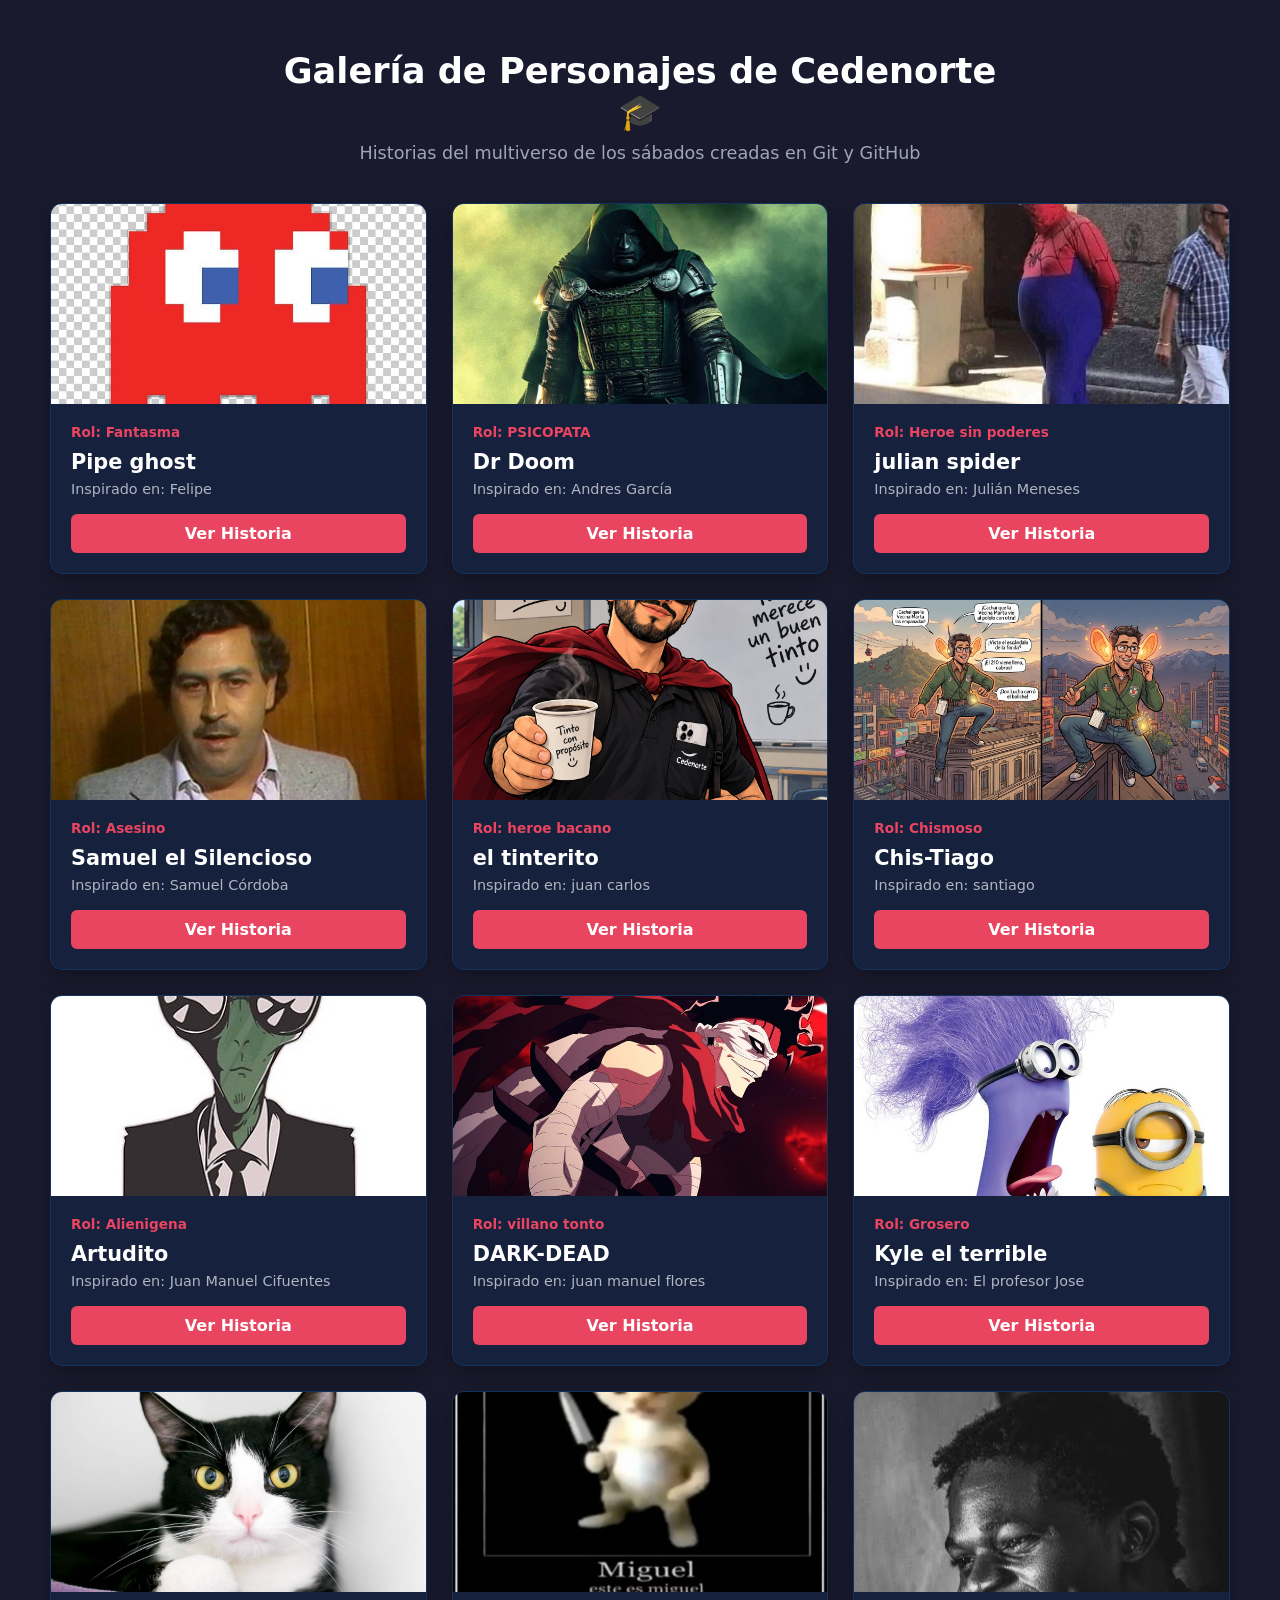
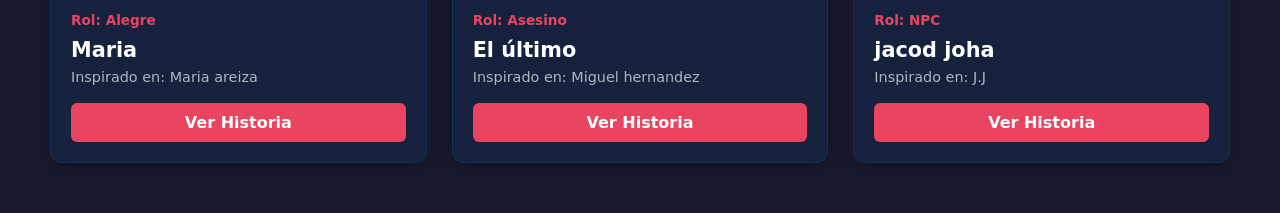
<file: index.html>
<!DOCTYPE html>
<html lang="es">
<head>
    <meta charset="UTF-8">
    <meta name="viewport" content="width=device-width, initial-scale=1.0">
    <title>Mural de Personajes - Cedenorte</title>
    <link rel="stylesheet" href="./CSS/estilo.css">
</head>
<body>

    <div class="header-mural">
    <h1>Galería de Personajes de Cedenorte 🎓</h1>
    <p>Historias del multiverso de los sábados creadas en Git y GitHub</p>
    </div>

    <div class="grid-mural">

        <div class="card-preview">
            <img src="./Personajes/fotos/packman.jpg" alt="Foto de Pipe ghost">
            <div class="card-preview-body">
                <span class="inspiracion-preview">Rol: Fantasma</span>
                <h2>Pipe ghost</h2>
                <p>Inspirado en: Felipe</p>
                <a href="./Personajes/jhojan.html" class="btn-ver">Ver Historia</a>
            </div>
        </div>
        <div class="card-preview">
            <img src="./Personajes/fotos/jj_calderon.jpg" alt="Foto de Dr Doom">
            <div class="card-preview-body">
                <span class="inspiracion-preview">Rol: PSICOPATA</span>
                <h2>Dr Doom</h2>
                <p>Inspirado en: Andres García</p>
                <a href="./Personajes/JJ_Calderon.html" class="btn-ver">Ver Historia</a>
            </div>
        </div>
        <div class="card-preview">
            <img src="./Personajes/fotos/julianspiderman.jpg" alt="Foto de julian spider">
            <div class="card-preview-body">
                <span class="inspiracion-preview">Rol: Heroe sin poderes</span>
                <h2>julian spider</h2>
                <p>Inspirado en: Julián Meneses</p>
                <a href="./Personajes/JoseFlorez.html" class="btn-ver">Ver Historia</a>
            </div>
        </div>
        <div class="card-preview">
            <img src="./Personajes/fotos/jose_alexander.jpg" alt="Foto de Samuel el Silencioso">
            <div class="card-preview-body">
                <span class="inspiracion-preview">Rol: Asesino</span>
                <h2>Samuel el Silencioso</h2>
                <p>Inspirado en: Samuel Córdoba</p>
                <a href="./Personajes/jose_alexander.html" class="btn-ver">Ver Historia</a>
            </div>
        </div>
        <div class="card-preview">
            <img src="./Personajes/fotos/heroe.png" alt="Foto de el tinterito">
            <div class="card-preview-body">
                <span class="inspiracion-preview">Rol: heroe bacano</span>
                <h2>el tinterito</h2>
                <p>Inspirado en: juan carlos</p>
                <a href="./Personajes/juan manuel.html" class="btn-ver">Ver Historia</a>
            </div>
        </div>
        <div class="card-preview">
            <img src="./Personajes/fotos/jcfc.jpg" alt="Foto de Chis-Tiago">
            <div class="card-preview-body">
                <span class="inspiracion-preview">Rol: Chismoso</span>
                <h2>Chis-Tiago</h2>
                <p>Inspirado en: santiago</p>
                <a href="./Personajes/juan.html" class="btn-ver">Ver Historia</a>
            </div>
        </div>
        <div class="card-preview">
            <img src="./Personajes/fotos/Calle pero elegante.jpg" alt="Foto de Artudito">
            <div class="card-preview-body">
                <span class="inspiracion-preview">Rol: Alienigena</span>
                <h2>Artudito</h2>
                <p>Inspirado en: Juan Manuel Cifuentes</p>
                <a href="./Personajes/Juan_Felipe.html" class="btn-ver">Ver Historia</a>
            </div>
        </div>
        <div class="card-preview">
            <img src="./Personajes/fotos/julian.jpg" alt="Foto de DARK-DEAD">
            <div class="card-preview-body">
                <span class="inspiracion-preview">Rol: villano tonto</span>
                <h2>DARK-DEAD</h2>
                <p>Inspirado en: juan manuel flores</p>
                <a href="./Personajes/julian.html" class="btn-ver">Ver Historia</a>
            </div>
        </div>
        <div class="card-preview">
            <img src="./Personajes/fotos/kyle.jfif" alt="Foto de Kyle el terrible">
            <div class="card-preview-body">
                <span class="inspiracion-preview">Rol: Grosero</span>
                <h2>Kyle el terrible</h2>
                <p>Inspirado en: El profesor Jose</p>
                <a href="./Personajes/KATE.html" class="btn-ver">Ver Historia</a>
            </div>
        </div>
        <div class="card-preview">
            <img src="./Personajes/fotos/maria.jpg" alt="Foto de Maria">
            <div class="card-preview-body">
                <span class="inspiracion-preview">Rol: Alegre</span>
                <h2>Maria</h2>
                <p>Inspirado en: Maria areiza</p>
                <a href="./Personajes/maria_areiza.html" class="btn-ver">Ver Historia</a>
            </div>
        </div>
        <div class="card-preview">
            <img src="./Personajes/fotos/PanaMiguel.jpeg" alt="Foto de El último">
            <div class="card-preview-body">
                <span class="inspiracion-preview">Rol: Asesino</span>
                <h2>El último</h2>
                <p>Inspirado en: Miguel hernandez</p>
                <a href="./Personajes/Samuel.html" class="btn-ver">Ver Historia</a>
            </div>
        </div>
        <div class="card-preview">
            <img src="./Personajes/fotos/color.jfif" alt="Foto de jacod joha">
            <div class="card-preview-body">
                <span class="inspiracion-preview">Rol: NPC</span>
                <h2>jacod joha</h2>
                <p>Inspirado en: J.J</p>
                <a href="./Personajes/santi.html" class="btn-ver">Ver Historia</a>
            </div>
        </div>

    </div>

</body>
</html>
</file>
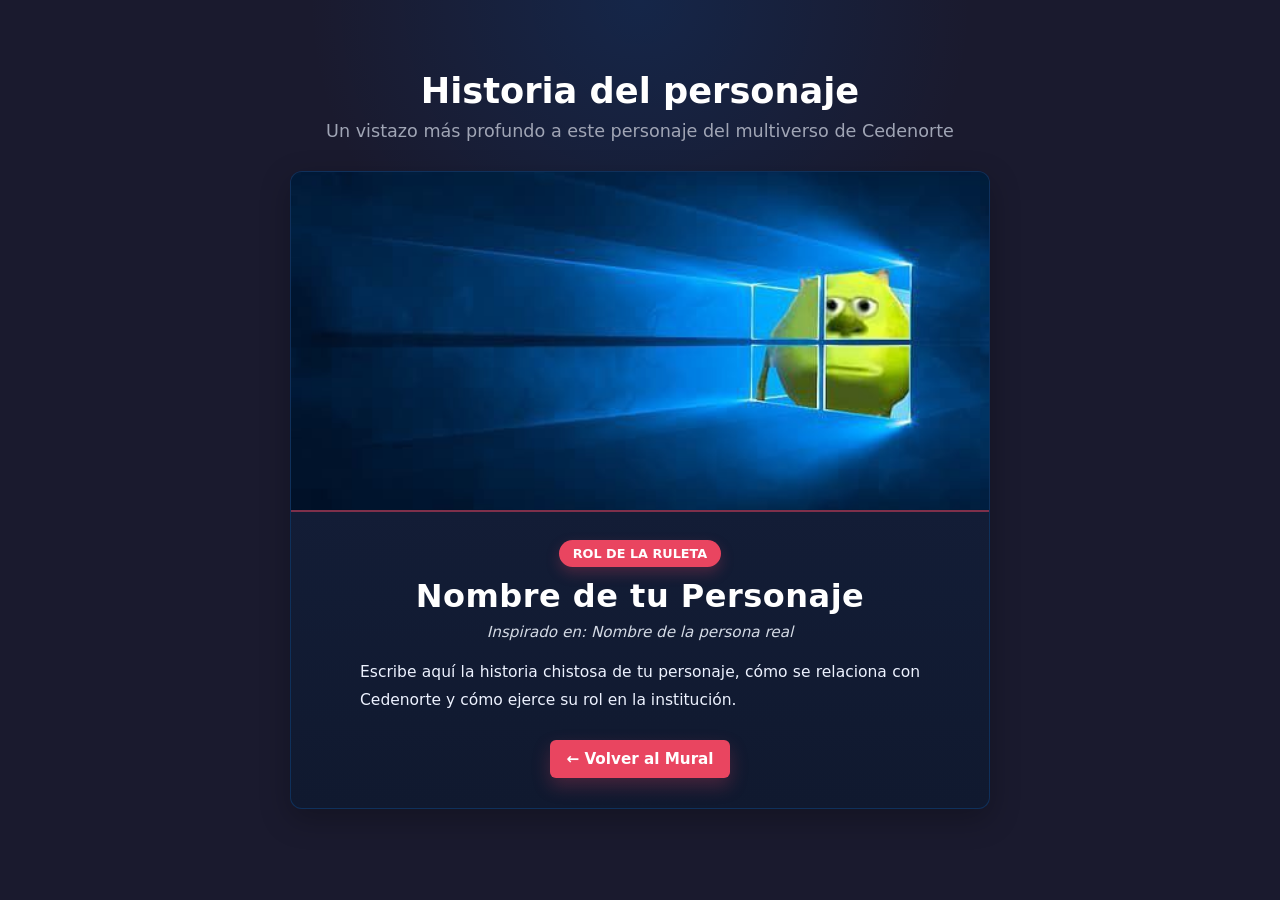
<file: Personajes/Ejemplo.html>
<!DOCTYPE html>
<html lang="es">
<head>
    <meta charset="UTF-8">
    <meta name="viewport" content="width=device-width, initial-scale=1.0">
    <title>Personaje Cedenorte</title>
    <link rel="stylesheet" href="../CSS/estilo.css">
</head>
<body class="body-personaje">

    <main class="page-personaje">
        <div class="header-mural">
            <h1>Historia del personaje</h1>
            <p>Un vistazo más profundo a este personaje del multiverso de Cedenorte</p>
        </div>

        <div class="card-personaje">
        <!-- 1. PONES LA RUTA DE TU FOTO GUARDADA EN /fotos/ -->
        <!-- Ejemplo: src="./fotos/juan_perez.jpg" -->
            <img src="./fotos/ejemplo.jpg" alt="Foto del ejemplo de Personaje">
        
            <div class="content-personaje">
            <!-- 2. ROL OBTENIDO EN LA RULETA (Ej: Villano de poca monta, NPC confundido, Héroe) -->
                <span class="tag-rol">ROL DE LA RULETA</span>

            <!-- 3. NOMBRE DE TU PERSONAJE -->
                <h1>Nombre de tu Personaje</h1>

            <!-- 4. EN QUIÉN ESTÁ INSPIRADO (Persona obtenida en la primera ruleta) -->
                <span class="inspiracion-tag">Inspirado en: Nombre de la persona real</span>
            
            <!-- 5. HISTORIA CHISTOSA Y SU RELACIÓN CON CEDENORTE -->
                <p class="historia-texto">
                Escribe aquí la historia chistosa de tu personaje, cómo se relaciona con Cedenorte y cómo ejerce su rol en la institución.
                </p>

                <a href="../index.html" class="btn-volver">← Volver al Mural</a>
            </div>
        </div>
    </main>

</body>
</html>
</file>
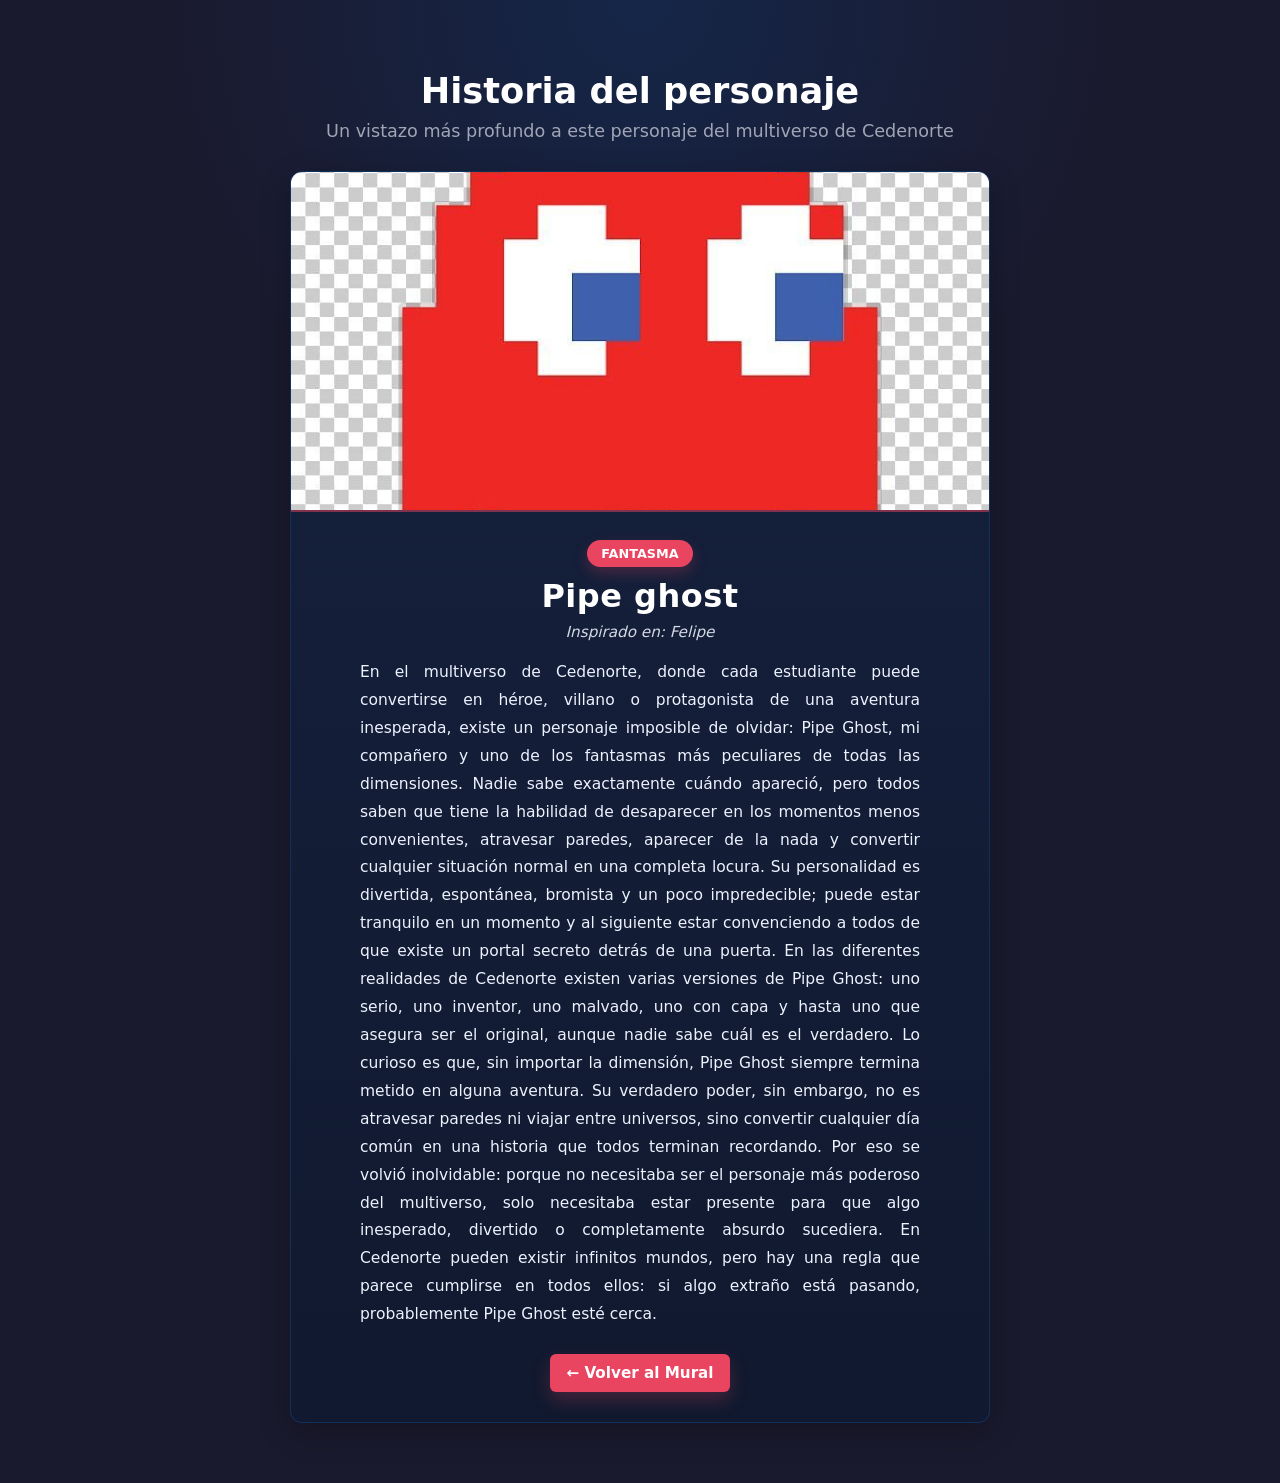
<file: Personajes/jhojan.html>
<!DOCTYPE html>
<html lang="es">
<head>
    <meta charset="UTF-8">
    <meta name="viewport" content="width=device-width, initial-scale=1.0">
    <title>Personaje Cedenorte</title>
    <link rel="stylesheet" href="../CSS/estilo.css">
</head>
<body class="body-personaje">

    <main class="page-personaje">
        <div class="header-mural">
            <h1>Historia del personaje</h1>
            <p>Un vistazo más profundo a este personaje del multiverso de Cedenorte</p>
        </div>

        <div class="card-personaje">
            <!-- 1. Cambia esta ruta por la foto del personaje -->
            <!-- Ejemplo: ./fotos/maria_gomez.jpg -->
            <img src="./fotos/packman.jpg" alt="Foto del personaje">

            <div class="content-personaje">
                <!-- 2. Cambia el rol del personaje -->
                <span class="tag-rol">Fantasma</span>

                <!-- 3. Cambia el nombre del personaje -->
                <h1>Pipe ghost</h1>

                <!-- 4. Cambia la persona real que inspiró al personaje -->
                <span class="inspiracion-tag">Inspirado en: Felipe</span>

                <!-- 5. Escribe la historia aquí -->
                <p class="historia-texto">
                    En el multiverso de Cedenorte, donde cada estudiante puede convertirse en héroe, villano o protagonista de una aventura inesperada, existe un personaje imposible de olvidar: Pipe Ghost, mi compañero y uno de los fantasmas más peculiares de todas las dimensiones. Nadie sabe exactamente cuándo apareció, pero todos saben que tiene la habilidad de desaparecer en los momentos menos convenientes, atravesar paredes, aparecer de la nada y convertir cualquier situación normal en una completa locura. Su personalidad es divertida, espontánea, bromista y un poco impredecible; puede estar tranquilo en un momento y al siguiente estar convenciendo a todos de que existe un portal secreto detrás de una puerta. En las diferentes realidades de Cedenorte existen varias versiones de Pipe Ghost: uno serio, uno inventor, uno malvado, uno con capa y hasta uno que asegura ser el original, aunque nadie sabe cuál es el verdadero. Lo curioso es que, sin importar la dimensión, Pipe Ghost siempre termina metido en alguna aventura. Su verdadero poder, sin embargo, no es atravesar paredes ni viajar entre universos, sino convertir cualquier día común en una historia que todos terminan recordando. Por eso se volvió inolvidable: porque no necesitaba ser el personaje más poderoso del multiverso, solo necesitaba estar presente para que algo inesperado, divertido o completamente absurdo sucediera. En Cedenorte pueden existir infinitos mundos, pero hay una regla que parece cumplirse en todos ellos: si algo extraño está pasando, probablemente Pipe Ghost esté cerca.
                </p>

                <a href="../index.html" class="btn-volver">← Volver al Mural</a>
            </div>
        </div>
    </main>

</body>
</html>
</file>
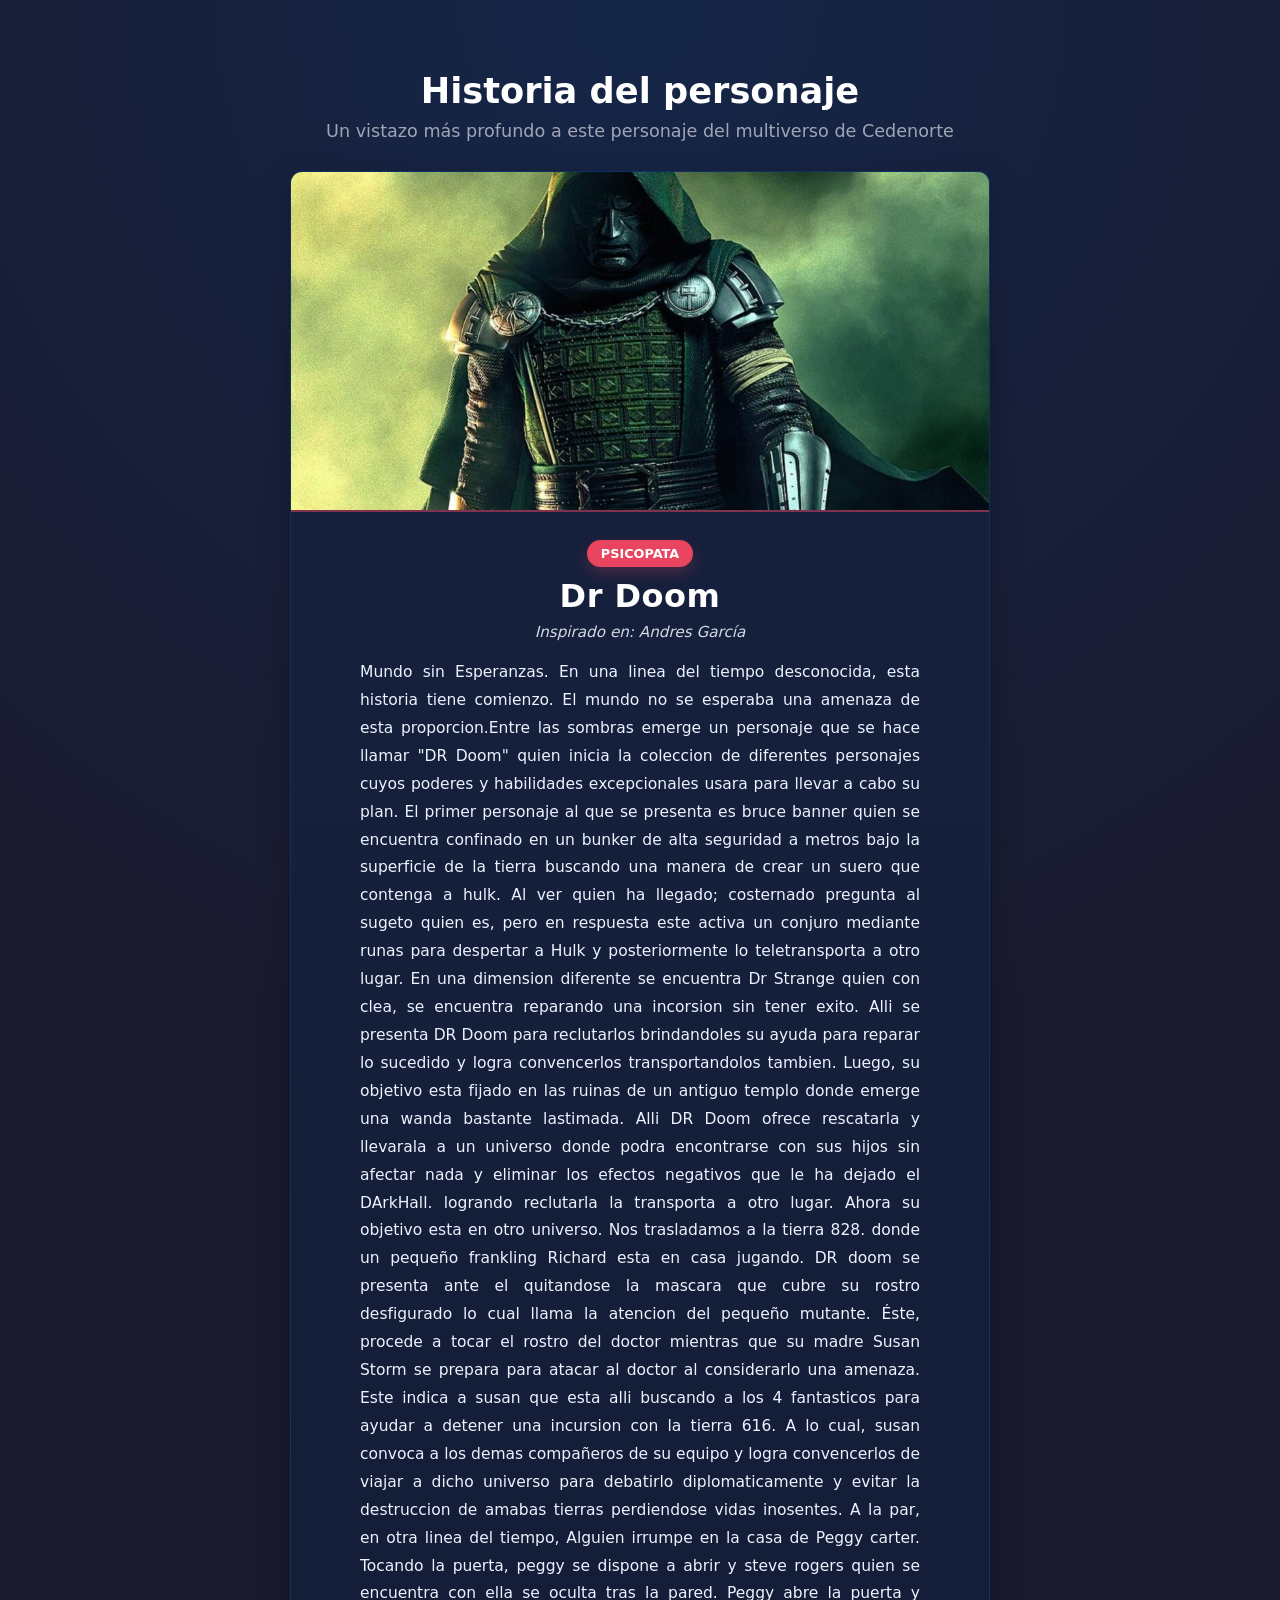
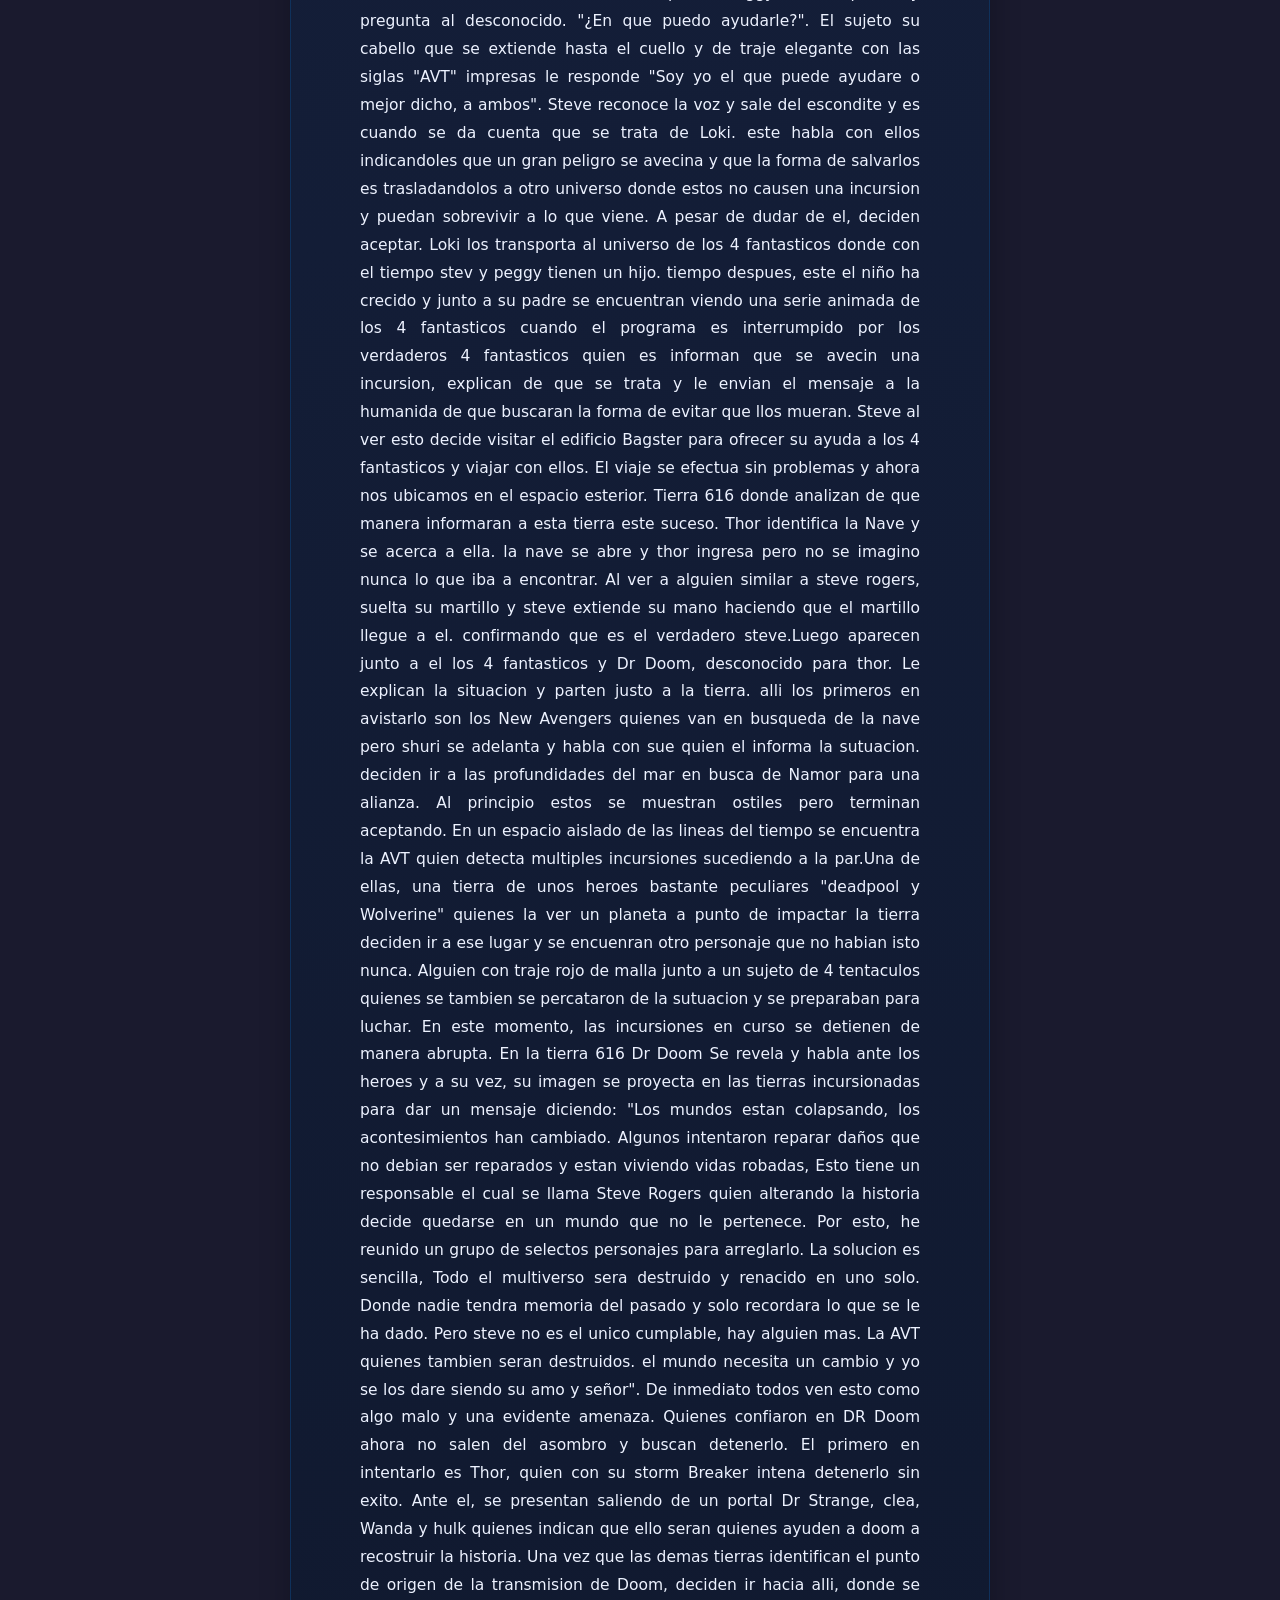
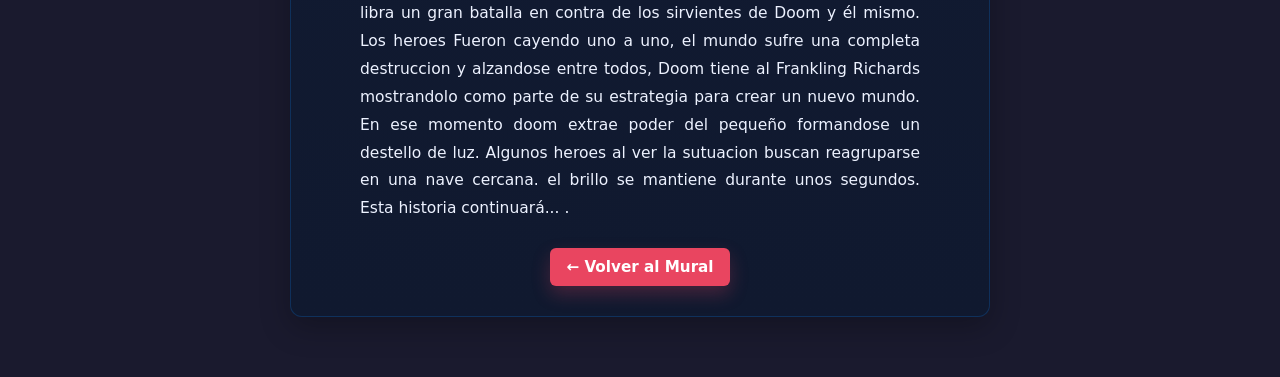
<file: Personajes/JJ_Calderon.html>
<!DOCTYPE html>
<html lang="es">
<head>
    <meta charset="UTF-8">
    <meta name="viewport" content="width=device-width, initial-scale=1.0">
    <title>Personaje Cedenorte</title>
    <link rel="stylesheet" href="../CSS/estilo.css">
</head>
<body class="body-personaje">

    <main class="page-personaje">
        <div class="header-mural">
            <h1>Historia del personaje</h1>
            <p>Un vistazo más profundo a este personaje del multiverso de Cedenorte</p>
        </div>

        <div class="card-personaje">
            <!-- 1. Cambia esta ruta por la foto del personaje -->
            <!-- Ejemplo: ./fotos/maria_gomez.jpg -->
            <img src="./fotos/jj_calderon.jpg" alt="Foto del personaje">

            <div class="content-personaje">
                <!-- 2. Cambia el rol del personaje -->
                <span class="tag-rol">PSICOPATA</span>

                <!-- 3. Cambia el nombre del personaje -->
                <h1>Dr Doom</h1>

                <!-- 4. Cambia la persona real que inspiró al personaje -->
                <span class="inspiracion-tag">Inspirado en: Andres García</span>

                <!-- 5. Escribe la historia aquí -->
                <p class="historia-texto">
                    Mundo sin Esperanzas.

                    En una linea del tiempo desconocida, esta historia tiene comienzo. El mundo no se esperaba una amenaza de esta proporcion.Entre las sombras emerge un  personaje que se hace llamar "DR Doom" quien inicia la coleccion de diferentes personajes cuyos poderes y habilidades excepcionales usara para llevar a cabo su plan. El primer personaje al que se presenta es bruce banner quien se encuentra confinado en un bunker de alta seguridad a metros bajo la superficie de la tierra buscando una manera de crear un suero que contenga a hulk. Al ver quien ha llegado; costernado pregunta al sugeto quien es, pero en respuesta este activa un conjuro mediante runas para despertar a Hulk y posteriormente lo teletransporta a otro lugar. En una dimension diferente se encuentra Dr Strange quien con clea, se encuentra reparando una incorsion sin tener exito. Alli se presenta DR Doom para reclutarlos brindandoles su ayuda para reparar lo sucedido y logra convencerlos transportandolos tambien.
                    Luego, su objetivo esta fijado en las ruinas de un antiguo templo donde emerge una wanda bastante lastimada. Alli DR Doom ofrece rescatarla y llevarala a un universo donde podra encontrarse con sus hijos sin afectar nada y eliminar los efectos negativos que le ha dejado el DArkHall. logrando reclutarla la transporta a otro lugar.
                    Ahora su objetivo esta en otro universo. Nos trasladamos a la tierra 828. donde un pequeño frankling Richard esta en casa jugando. DR doom se presenta ante el quitandose la mascara que cubre su rostro desfigurado lo cual llama la atencion del pequeño mutante. Éste, procede a tocar el rostro del doctor mientras que su madre Susan Storm se prepara para atacar al doctor al considerarlo una amenaza. Este indica a susan que esta alli buscando a los 4 fantasticos para ayudar a detener una incursion con la tierra 616. A lo cual, susan convoca a los demas compañeros de su equipo y logra convencerlos de viajar a dicho universo para debatirlo diplomaticamente y evitar la destruccion de amabas tierras perdiendose vidas inosentes. 

                    A la par, en otra linea del tiempo, Alguien irrumpe en la casa de Peggy carter. Tocando la puerta, peggy se dispone a abrir y steve rogers quien se encuentra con ella se oculta tras la pared. Peggy abre la puerta y pregunta al desconocido. "¿En que puedo ayudarle?". El sujeto su cabello que se extiende hasta el cuello y de traje elegante con las siglas "AVT" impresas le responde "Soy yo el que puede ayudare o mejor dicho, a ambos". Steve reconoce la voz y sale del escondite y es cuando se da cuenta que se trata de Loki. este habla con ellos indicandoles que un gran peligro se avecina y que la forma de salvarlos es trasladandolos a otro universo donde estos no causen una incursion y puedan sobrevivir a lo que viene. A pesar de dudar de el, deciden aceptar. Loki los transporta al universo de los 4 fantasticos donde con el tiempo stev y peggy tienen un hijo. tiempo despues, este el niño ha crecido y junto a su padre se encuentran viendo una serie animada de los 4 fantasticos cuando el programa es interrumpido por los verdaderos 4 fantasticos quien es informan que se avecin una incursion, explican de que se trata y le envian el mensaje a la humanida de que buscaran la forma de evitar que llos mueran. Steve al ver esto decide visitar el edificio Bagster para ofrecer su ayuda a los 4 fantasticos y viajar con ellos. El viaje se efectua sin problemas y ahora nos ubicamos en el espacio esterior. Tierra 616 donde analizan de que manera informaran a esta tierra este suceso. Thor identifica la Nave y se acerca a ella. la nave se abre y thor ingresa pero no se imagino nunca lo que iba a encontrar. Al ver a alguien similar a steve rogers, suelta su martillo y steve extiende su mano haciendo que el martillo llegue a el. confirmando que es el verdadero steve.Luego aparecen junto a el los 4 fantasticos y Dr Doom, desconocido para thor. Le explican la situacion y parten justo a la tierra. alli los primeros en avistarlo son los New Avengers quienes van en busqueda de la nave pero shuri se adelanta y habla con sue quien el informa la sutuacion. deciden ir a las profundidades del mar en busca de Namor para una alianza. Al principio estos se muestran ostiles pero terminan aceptando. 

                    En un espacio aislado de las lineas del tiempo se encuentra la AVT quien detecta multiples incursiones sucediendo a la par.Una de ellas, una tierra de unos heroes bastante peculiares "deadpool y Wolverine" quienes la ver un planeta a punto de impactar la tierra deciden ir a ese lugar y se encuenran otro personaje que no habian isto nunca. Alguien con traje rojo de malla junto a un sujeto de 4 tentaculos quienes se tambien se percataron de la sutuacion y se preparaban para luchar. En este momento, las incursiones en curso se detienen de manera abrupta. 

                    En la tierra 616 Dr Doom Se revela y habla ante los heroes y a su vez, su imagen se proyecta en las tierras incursionadas para dar un mensaje diciendo: "Los mundos estan colapsando, los acontesimientos han cambiado. Algunos intentaron reparar daños que no debian ser reparados y estan viviendo vidas robadas, Esto tiene un responsable el cual se llama Steve Rogers quien alterando la historia decide quedarse en un mundo que no le pertenece. Por esto, he reunido un grupo de selectos personajes para arreglarlo. La solucion es sencilla, Todo el multiverso sera destruido y renacido en uno solo. Donde nadie tendra memoria del pasado y solo recordara lo que se le ha dado. Pero steve no es el unico cumplable, hay alguien mas. La AVT quienes tambien seran destruidos. el mundo necesita un cambio y yo se los dare siendo su amo y señor".

                    De inmediato todos ven esto como algo malo y una evidente amenaza. Quienes confiaron en DR Doom ahora no salen del asombro y buscan detenerlo. El primero en intentarlo es Thor, quien con su storm Breaker intena detenerlo sin exito. Ante el, se presentan saliendo de un portal Dr Strange, clea, Wanda y hulk quienes indican que ello seran quienes ayuden a doom a recostruir la historia. Una vez que las demas tierras identifican el punto de origen de la transmision de Doom, deciden ir hacia alli, donde se libra un gran batalla en contra de los sirvientes de Doom y él mismo. Los heroes Fueron cayendo uno a uno, el mundo sufre una completa destruccion y alzandose entre todos, Doom tiene al Frankling Richards mostrandolo como parte de su estrategia para crear un nuevo mundo. En ese momento doom extrae poder del pequeño formandose un destello de luz. Algunos heroes al ver la sutuacion buscan reagruparse en una nave cercana. el brillo se mantiene durante unos segundos.

                    Esta historia continuará...
.
                </p>

                <a href="../index.html" class="btn-volver">← Volver al Mural</a>
            </div>
        </div>
    </main>

</body>
</html>
</file>
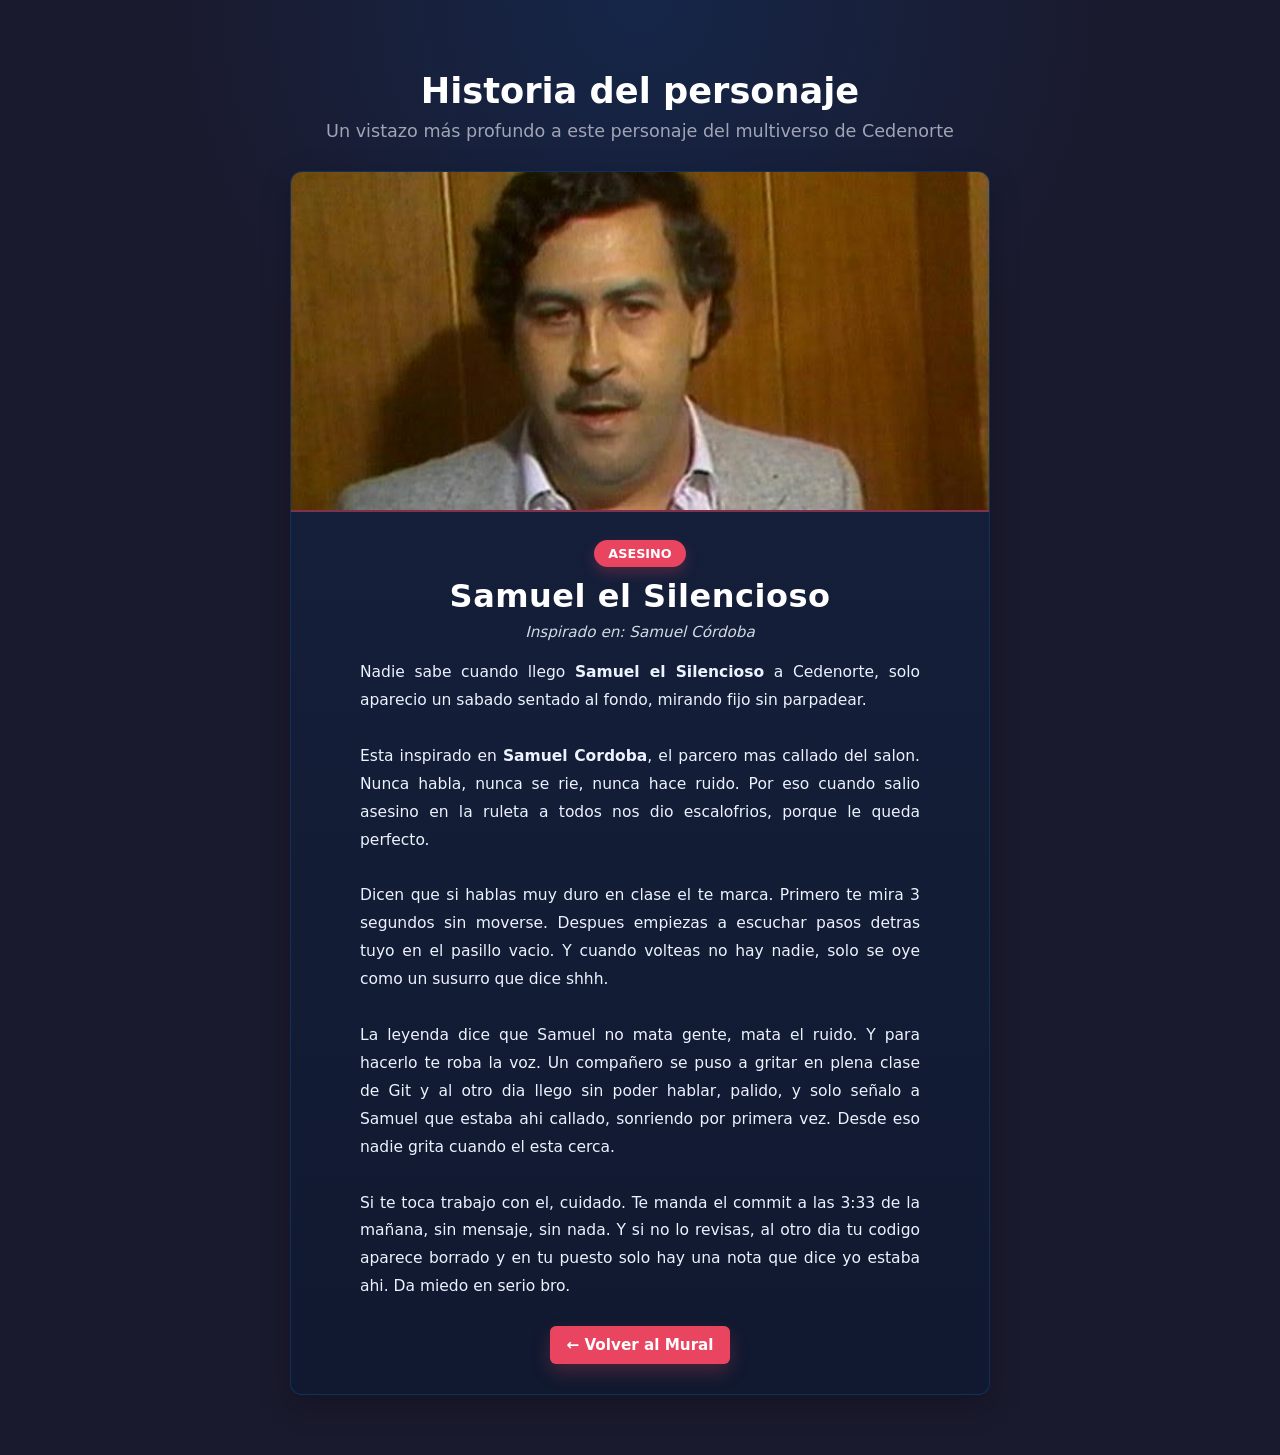
<file: Personajes/jose_alexander.html>
<!DOCTYPE html>
<html lang="es">
<head>
    <meta charset="UTF-8">
    <meta name="viewport" content="width=device-width, initial-scale=1.0">
    <title>Samuel el Silencioso - Asesino de Cedenorte</title>
    <link rel="stylesheet" href="../CSS/estilo.css">
</head>
<body class="body-personaje">

    <main class="page-personaje">
        <div class="header-mural">
            <h1>Historia del personaje</h1>
            <p>Un vistazo más profundo a este personaje del multiverso de Cedenorte</p>
        </div>

        <div class="card-personaje">
            <img src="./fotos/jose_alexander.jpg" alt="Foto de Samuel el Silencioso">

            <div class="content-personaje">
                <span class="tag-rol">Asesino</span>

                <h1>Samuel el Silencioso</h1>

                <span class="inspiracion-tag">Inspirado en: Samuel Córdoba</span>

                <p class="historia-texto">
                    Nadie sabe cuando llego <strong>Samuel el Silencioso</strong> a Cedenorte, solo aparecio un sabado sentado al fondo, mirando fijo sin parpadear.<br><br>
                    Esta inspirado en <strong>Samuel Cordoba</strong>, el parcero mas callado del salon. Nunca habla, nunca se rie, nunca hace ruido. Por eso cuando salio asesino en la ruleta a todos nos dio escalofrios, porque le queda perfecto.<br><br>
                    Dicen que si hablas muy duro en clase el te marca. Primero te mira 3 segundos sin moverse. Despues empiezas a escuchar pasos detras tuyo en el pasillo vacio. Y cuando volteas no hay nadie, solo se oye como un susurro que dice shhh.<br><br>
                    La leyenda dice que Samuel no mata gente, mata el ruido. Y para hacerlo te roba la voz. Un compañero se puso a gritar en plena clase de Git y al otro dia llego sin poder hablar, palido, y solo señalo a Samuel que estaba ahi callado, sonriendo por primera vez. Desde eso nadie grita cuando el esta cerca.<br><br>
                    Si te toca trabajo con el, cuidado. Te manda el commit a las 3:33 de la mañana, sin mensaje, sin nada. Y si no lo revisas, al otro dia tu codigo aparece borrado y en tu puesto solo hay una nota que dice yo estaba ahi. Da miedo en serio bro.
                </p>

                <a href="../index.html" class="btn-volver">← Volver al Mural</a>
            </div>
        </div>
    </main>

</body>
</html>
</file>
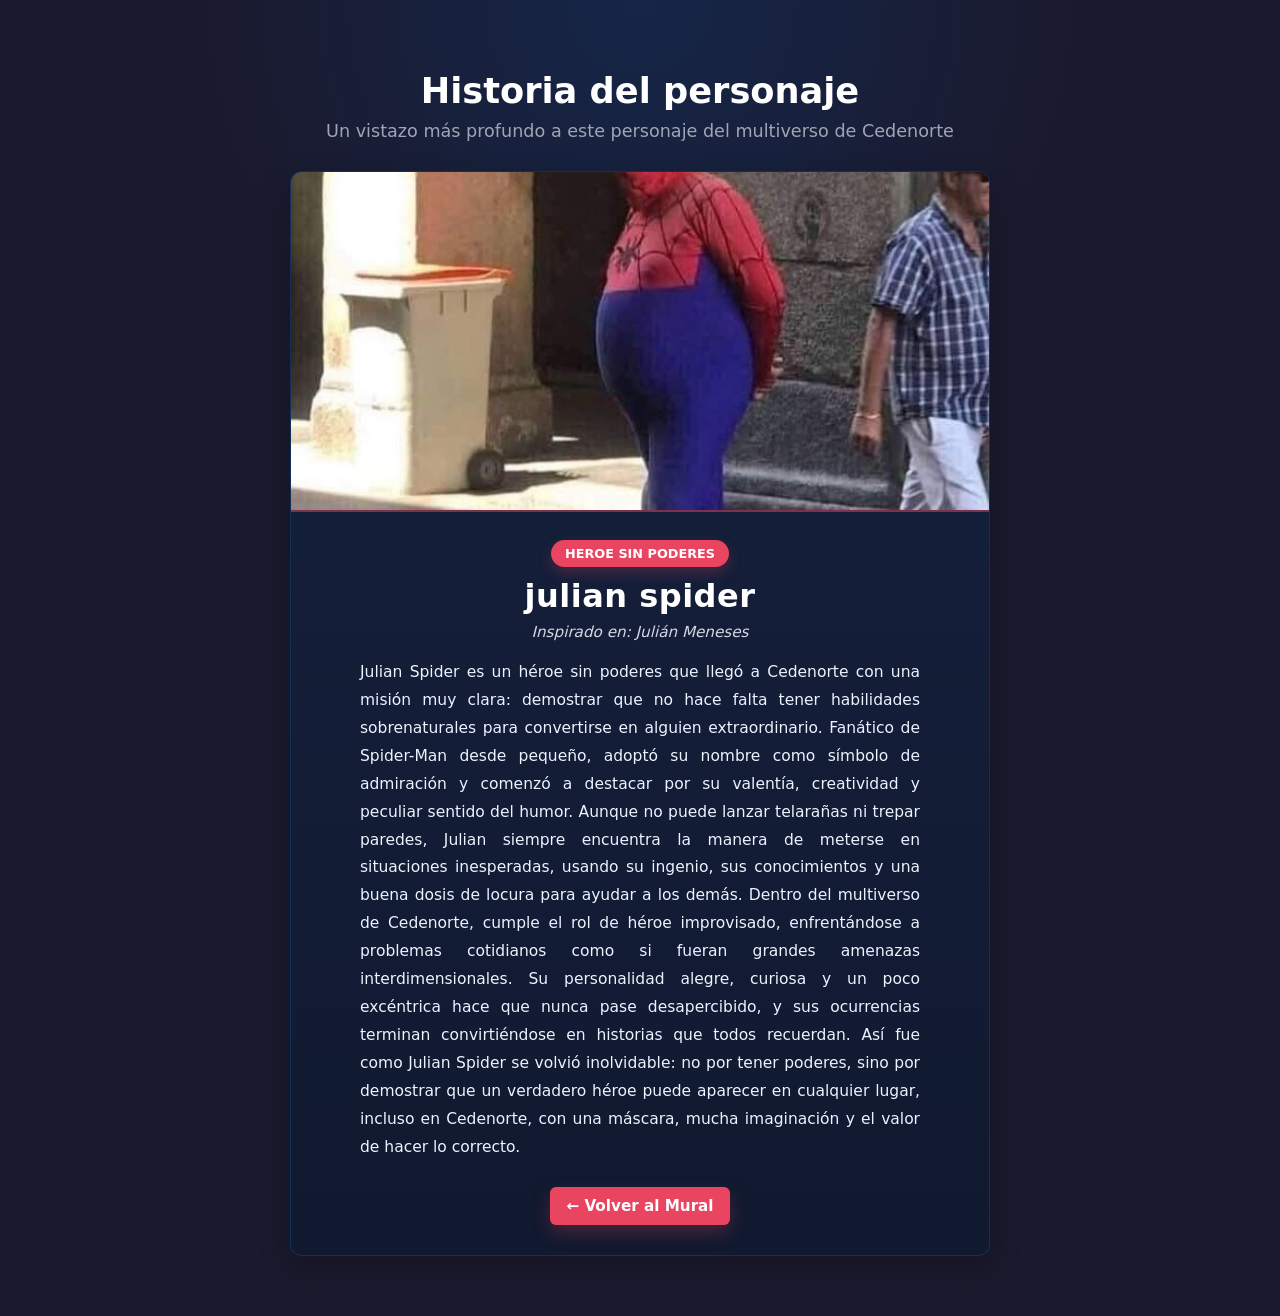
<file: Personajes/JoseFlorez.html>
<!DOCTYPE html>
<html lang="es">
<head>
    <meta charset="UTF-8">
    <meta name="viewport" content="width=device-width, initial-scale=1.0">
    <title>Personaje Cedenorte</title>
    <link rel="stylesheet" href="../CSS/estilo.css">
</head>
<body class="body-personaje">

    <main class="page-personaje">
        <div class="header-mural">
            <h1>Historia del personaje</h1>
            <p>Un vistazo más profundo a este personaje del multiverso de Cedenorte</p>
        </div>

        <div class="card-personaje">
            <!-- 1. Cambia esta ruta por la foto del personaje -->
            <!-- Ejemplo: ./fotos/maria_gomez.jpg -->
            <img src="./fotos/julianspiderman.jpg" alt="Foto del personaje">

            <div class="content-personaje">
                <!-- 2. Cambia el rol del personaje -->
                <span class="tag-rol">Heroe sin poderes</span>

                <!-- 3. Cambia el nombre del personaje -->
                <h1>julian spider</h1>

                <!-- 4. Cambia la persona real que inspiró al personaje -->
                <span class="inspiracion-tag">Inspirado en: Julián Meneses</span>

                <!-- 5. Escribe la historia aquí -->
                <p class="historia-texto">
                    Julian Spider es un héroe sin poderes que llegó a Cedenorte con una misión muy clara: demostrar que no hace falta tener habilidades sobrenaturales para convertirse en alguien extraordinario. Fanático de Spider-Man desde pequeño, adoptó su nombre como símbolo de admiración y comenzó a destacar por su valentía, creatividad y peculiar sentido del humor. Aunque no puede lanzar telarañas ni trepar paredes, Julian siempre encuentra la manera de meterse en situaciones inesperadas, usando su ingenio, sus conocimientos y una buena dosis de locura para ayudar a los demás. Dentro del multiverso de Cedenorte, cumple el rol de héroe improvisado, enfrentándose a problemas cotidianos como si fueran grandes amenazas interdimensionales. Su personalidad alegre, curiosa y un poco excéntrica hace que nunca pase desapercibido, y sus ocurrencias terminan convirtiéndose en historias que todos recuerdan. Así fue como Julian Spider se volvió inolvidable: no por tener poderes, sino por demostrar que un verdadero héroe puede aparecer en cualquier lugar, incluso en Cedenorte, con una máscara, mucha imaginación y el valor de hacer lo correcto.
                </p>

                <a href="../index.html" class="btn-volver">← Volver al Mural</a>
            </div>
        </div>
    </main>

</body>
</html>
</file>
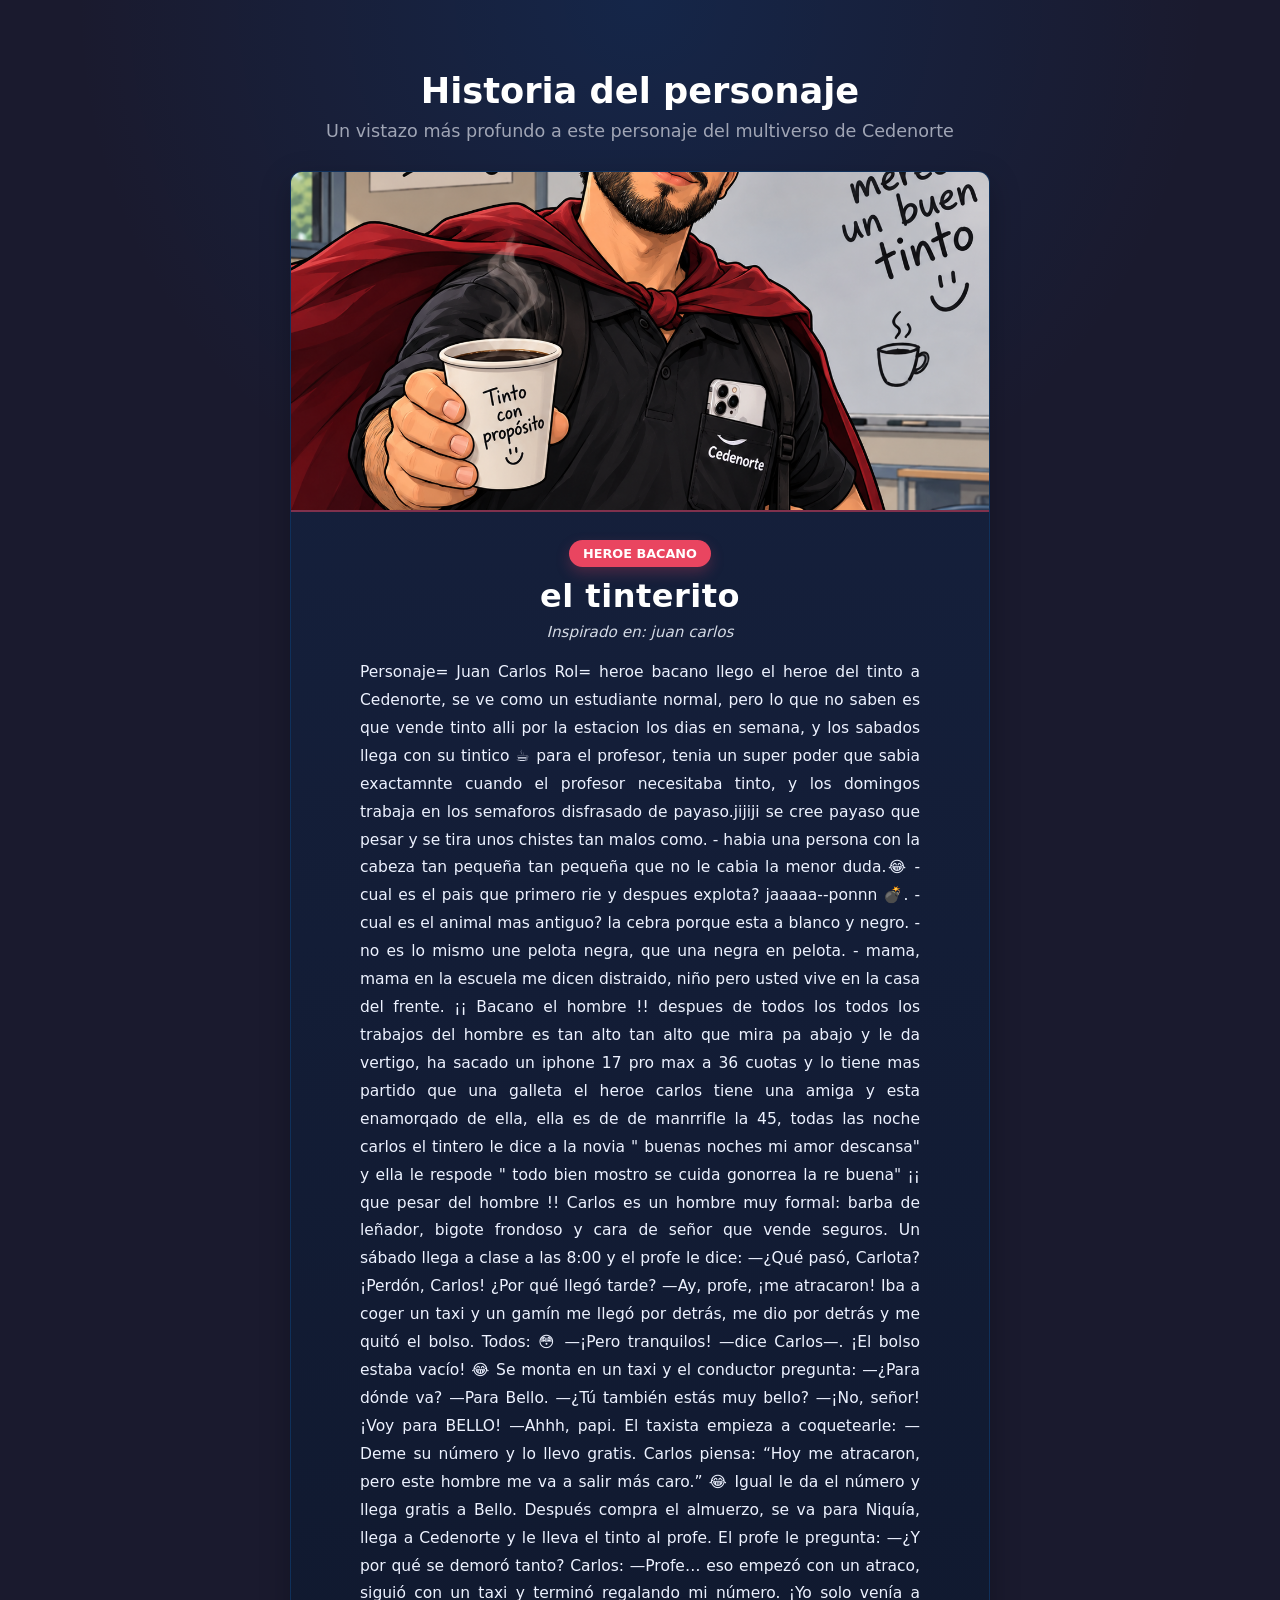
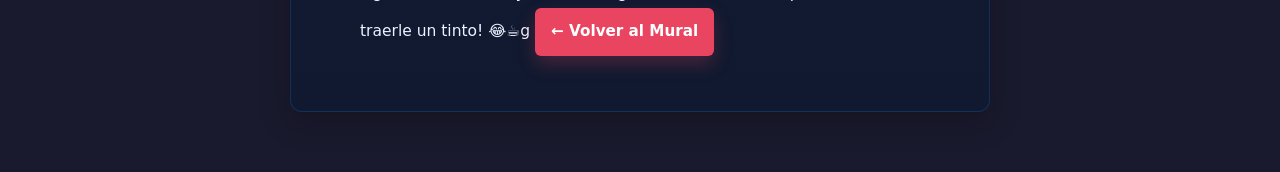
<file: Personajes/juan manuel.html>
<!DOCTYPE html>
<html lang="es">
<head>
    <meta charset="UTF-8">
    <meta name="viewport" content="width=device-width, initial-scale=1.0">
    <title>Personaje Cedenorte</title>
    <link rel="stylesheet" href="../CSS/estilo.css">
</head>
<body class="body-personaje">

    <main class="page-personaje">
        <div class="header-mural">
            <h1>Historia del personaje</h1>
            <p>Un vistazo más profundo a este personaje del multiverso de Cedenorte</p>
        </div>

        <div class="card-personaje">
            <!-- 1. Cambia esta ruta por la foto del personaje -->
            <!-- Ejemplo: ./fotos/maria_gomez.jpg -->
            <img src="./fotos/heroe.png" alt="Foto del personaje">

            <div class="content-personaje">
                <!-- 2. Cambia el rol del personaje -->
                <span class="tag-rol">heroe bacano</span>

                <!-- 3. Cambia el nombre del personaje -->
                <h1>el tinterito</h1>

                <!-- 4. Cambia la persona real que inspiró al personaje -->
                <span class="inspiracion-tag">Inspirado en: juan carlos </span>

                <!-- 5. Escribe la historia aquí -->
                <p class="historia-texto">
                    Personaje= Juan Carlos
Rol= heroe bacano

llego el heroe del tinto a Cedenorte, se ve como un estudiante normal, pero lo que no saben es que vende tinto alli por la estacion los dias en semana,
 y los sabados llega con su tintico ☕ para el profesor, tenia un super poder que sabia exactamnte cuando el profesor necesitaba tinto,
y los domingos  trabaja en los semaforos disfrasado de payaso.jijiji se cree payaso que pesar y se tira unos chistes  
tan malos como.

- habia una persona con la cabeza tan pequeña tan pequeña que no le cabia la menor duda.😂
-cual es el pais que primero rie y despues explota?   jaaaaa--ponnn 💣.
- cual es el animal mas antiguo? la cebra porque esta a blanco y negro.
- no es lo mismo une pelota negra, que una negra en pelota.
- mama, mama en la escuela me dicen distraido,  niño pero usted vive en la casa del frente.

       
  ¡¡ Bacano el hombre !!

 despues de todos los todos los trabajos del hombre  es tan alto tan alto que mira pa abajo y le da vertigo, ha sacado un iphone 17 pro max a 36 cuotas y lo tiene mas partido que una galleta
el heroe  carlos  tiene una amiga y esta enamorqado de ella, ella es de  de manrrifle la 45, todas las noche carlos el tintero le dice a la novia " buenas noches mi amor descansa"
y ella le respode " todo bien mostro se cuida gonorrea la re buena"    ¡¡ que pesar del hombre !!   


  Carlos es un hombre muy formal: barba de leñador, bigote frondoso y cara de señor que vende seguros.

Un sábado llega a clase a las 8:00 y el profe le dice:

—¿Qué pasó, Carlota? ¡Perdón, Carlos! ¿Por qué llegó tarde?

—Ay, profe, ¡me atracaron! Iba a coger un taxi y un gamín me llegó por detrás, me dio por detrás y me quitó el bolso.

Todos: 😳

—¡Pero tranquilos! —dice Carlos—. ¡El bolso estaba vacío! 😂

Se monta en un taxi y el conductor pregunta:

—¿Para dónde va?

—Para Bello.

—¿Tú también estás muy bello?

—¡No, señor! ¡Voy para BELLO!

—Ahhh, papi.

El taxista empieza a coquetearle:

—Deme su número y lo llevo gratis.

Carlos piensa: “Hoy me atracaron, pero este hombre me va a salir más caro.” 😂

Igual le da el número y llega gratis a Bello.

Después compra el almuerzo, se va para Niquía, llega a Cedenorte y le lleva el tinto al profe.

El profe le pregunta:

—¿Y por qué se demoró tanto?

Carlos:

—Profe… eso empezó con un atraco, siguió con un taxi y terminó regalando mi número. ¡Yo solo venía a traerle un tinto! 😂☕g

                <a href="../index.html" class="btn-volver">← Volver al Mural</a>
            </div>
        </div>
    </main>

</body>
</html>
</file>
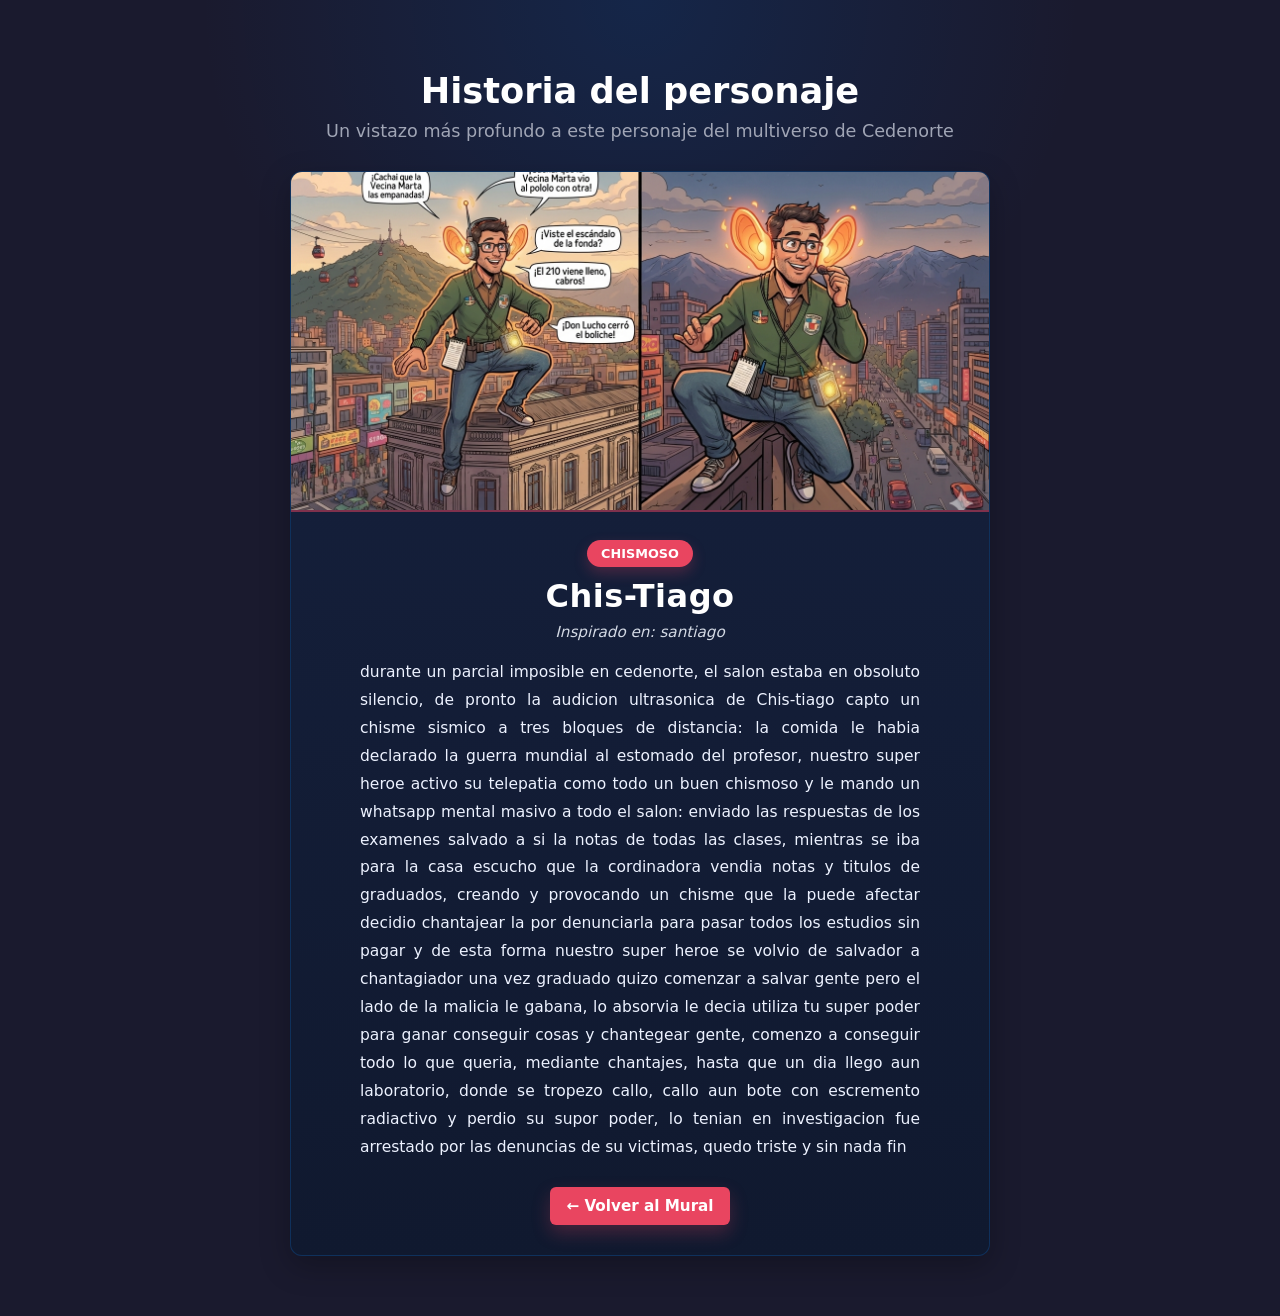
<file: Personajes/juan.html>
<!DOCTYPE html>
<html lang="es">
<head>
    <meta charset="UTF-8">
    <meta name="viewport" content="width=device-width, initial-scale=1.0">
    <title>Personaje Cedenorte</title>
    <link rel="stylesheet" href="../CSS/estilo.css">
</head>
<body class="body-personaje">

    <main class="page-personaje">
        <div class="header-mural">
            <h1>Historia del personaje</h1>
            <p>Un vistazo más profundo a este personaje del multiverso de Cedenorte</p>
        </div>

        <div class="card-personaje">
            <!-- 1. Cambia esta ruta por la foto del personaje -->
            <!-- Ejemplo: ./fotos/maria_gomez.jpg -->
            <img src="./fotos/jcfc.jpg" alt="Foto del personaje">

            <div class="content-personaje">
                <!-- 2. Cambia el rol del personaje -->
                <span class="tag-rol">Chismoso</span>

                <!-- 3. Cambia el nombre del personaje -->
                <h1>Chis-Tiago</h1>

                <!-- 4. Cambia la persona real que inspiró al personaje -->
                <span class="inspiracion-tag">Inspirado en: santiago</span>

                <!-- 5. Escribe la historia aquí -->
                <p class="historia-texto">
                    durante un parcial imposible en cedenorte, el salon estaba en obsoluto silencio, de pronto la audicion ultrasonica de Chis-tiago capto un chisme sismico a tres bloques de distancia: la comida   le habia declarado la guerra mundial al estomado del profesor, nuestro super heroe activo su telepatia como todo un buen chismoso y le mando un whatsapp mental masivo a todo el salon: enviado las respuestas de los examenes salvado a si la notas de todas las clases, mientras se iba para la casa escucho que la cordinadora vendia notas y titulos de graduados, creando y provocando un chisme que la puede afectar decidio chantajear la por denunciarla para pasar todos los estudios sin pagar y de esta forma nuestro super heroe se volvio de salvador a chantagiador 
                    una vez graduado  quizo comenzar a salvar gente pero el lado de la malicia le gabana, lo absorvia le decia utiliza tu super poder para  ganar conseguir cosas y chantegear gente, comenzo a conseguir todo  lo que queria, mediante chantajes, hasta que un dia llego aun laboratorio, donde se tropezo callo, callo aun bote con escremento radiactivo y perdio su supor poder, lo tenian en investigacion  fue arrestado por las denuncias de su victimas, quedo triste y sin nada fin
                
                </p>

                <a href="../index.html" class="btn-volver">← Volver al Mural</a>
            </div>
        </div>
    </main>

</body>
</html>
</file>
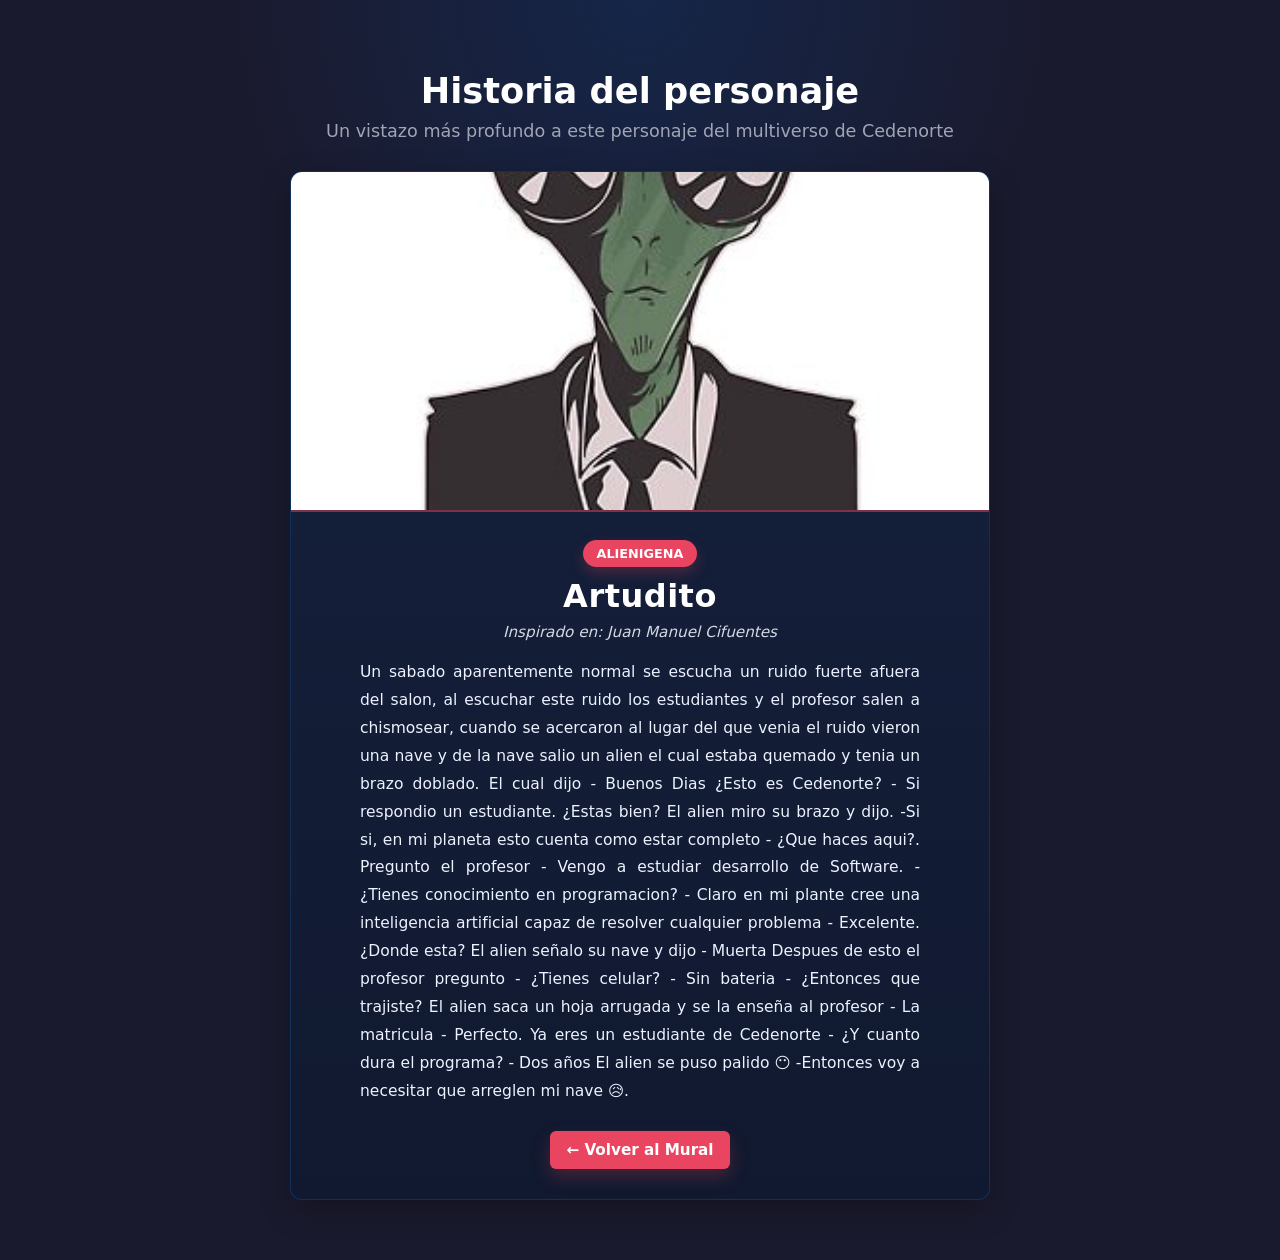
<file: Personajes/Juan_Felipe.html>
<!DOCTYPE html>
<html lang="es">
<head>
    <meta charset="UTF-8">
    <meta name="viewport" content="width=device-width, initial-scale=1.0">
    <title>Personaje Cedenorte</title>
    <link rel="stylesheet" href="../CSS/estilo.css">
</head>
<body class="body-personaje">

    <main class="page-personaje">
        <div class="header-mural">
            <h1>Historia del personaje</h1>
            <p>Un vistazo más profundo a este personaje del multiverso de Cedenorte</p>
        </div>

        <div class="card-personaje">
            <!-- 1. Cambia esta ruta por la foto del personaje -->
            <!-- Ejemplo: ./fotos/maria_gomez.jpg -->
            <img src="./fotos/Calle pero elegante.jpg" alt="Foto del personaje">

            <div class="content-personaje">
                <!-- 2. Cambia el rol del personaje -->
                <span class="tag-rol">Alienigena</span>

                <!-- 3. Cambia el nombre del personaje -->
                <h1>Artudito</h1>

                <!-- 4. Cambia la persona real que inspiró al personaje -->
                <span class="inspiracion-tag">Inspirado en: Juan Manuel Cifuentes</span>

                <!-- 5. Escribe la historia aquí -->
                <p class="historia-texto">
                   Un sabado aparentemente normal se escucha un ruido fuerte afuera del salon, al escuchar este ruido los estudiantes y el profesor salen a chismosear,
cuando se acercaron al lugar del que venia el ruido vieron una nave y de la nave salio un alien el cual estaba quemado y tenia un brazo doblado. El cual dijo
- Buenos Dias ¿Esto es Cedenorte?
- Si respondio un estudiante. ¿Estas bien?

El alien miro su brazo y dijo.
-Si si, en mi planeta esto cuenta como estar completo
- ¿Que haces aqui?. Pregunto el profesor
- Vengo a estudiar desarrollo de Software. 
- ¿Tienes conocimiento en programacion?
- Claro en mi plante cree una inteligencia artificial capaz de resolver cualquier problema
- Excelente. ¿Donde esta?
  
El alien señalo su nave y dijo
- Muerta

Despues de esto el profesor pregunto
- ¿Tienes celular?
- Sin bateria
- ¿Entonces que trajiste?

El alien saca un hoja arrugada y se la enseña al profesor
- La matricula 
- Perfecto. Ya eres un estudiante de Cedenorte
- ¿Y cuanto dura el programa? 
- Dos años

El alien se puso palido 😶
-Entonces voy a necesitar que arreglen mi nave 😥.
                </p>

                <a href="../index.html" class="btn-volver">← Volver al Mural</a>
            </div>
        </div>
    </main>

</body>
</html>
</file>
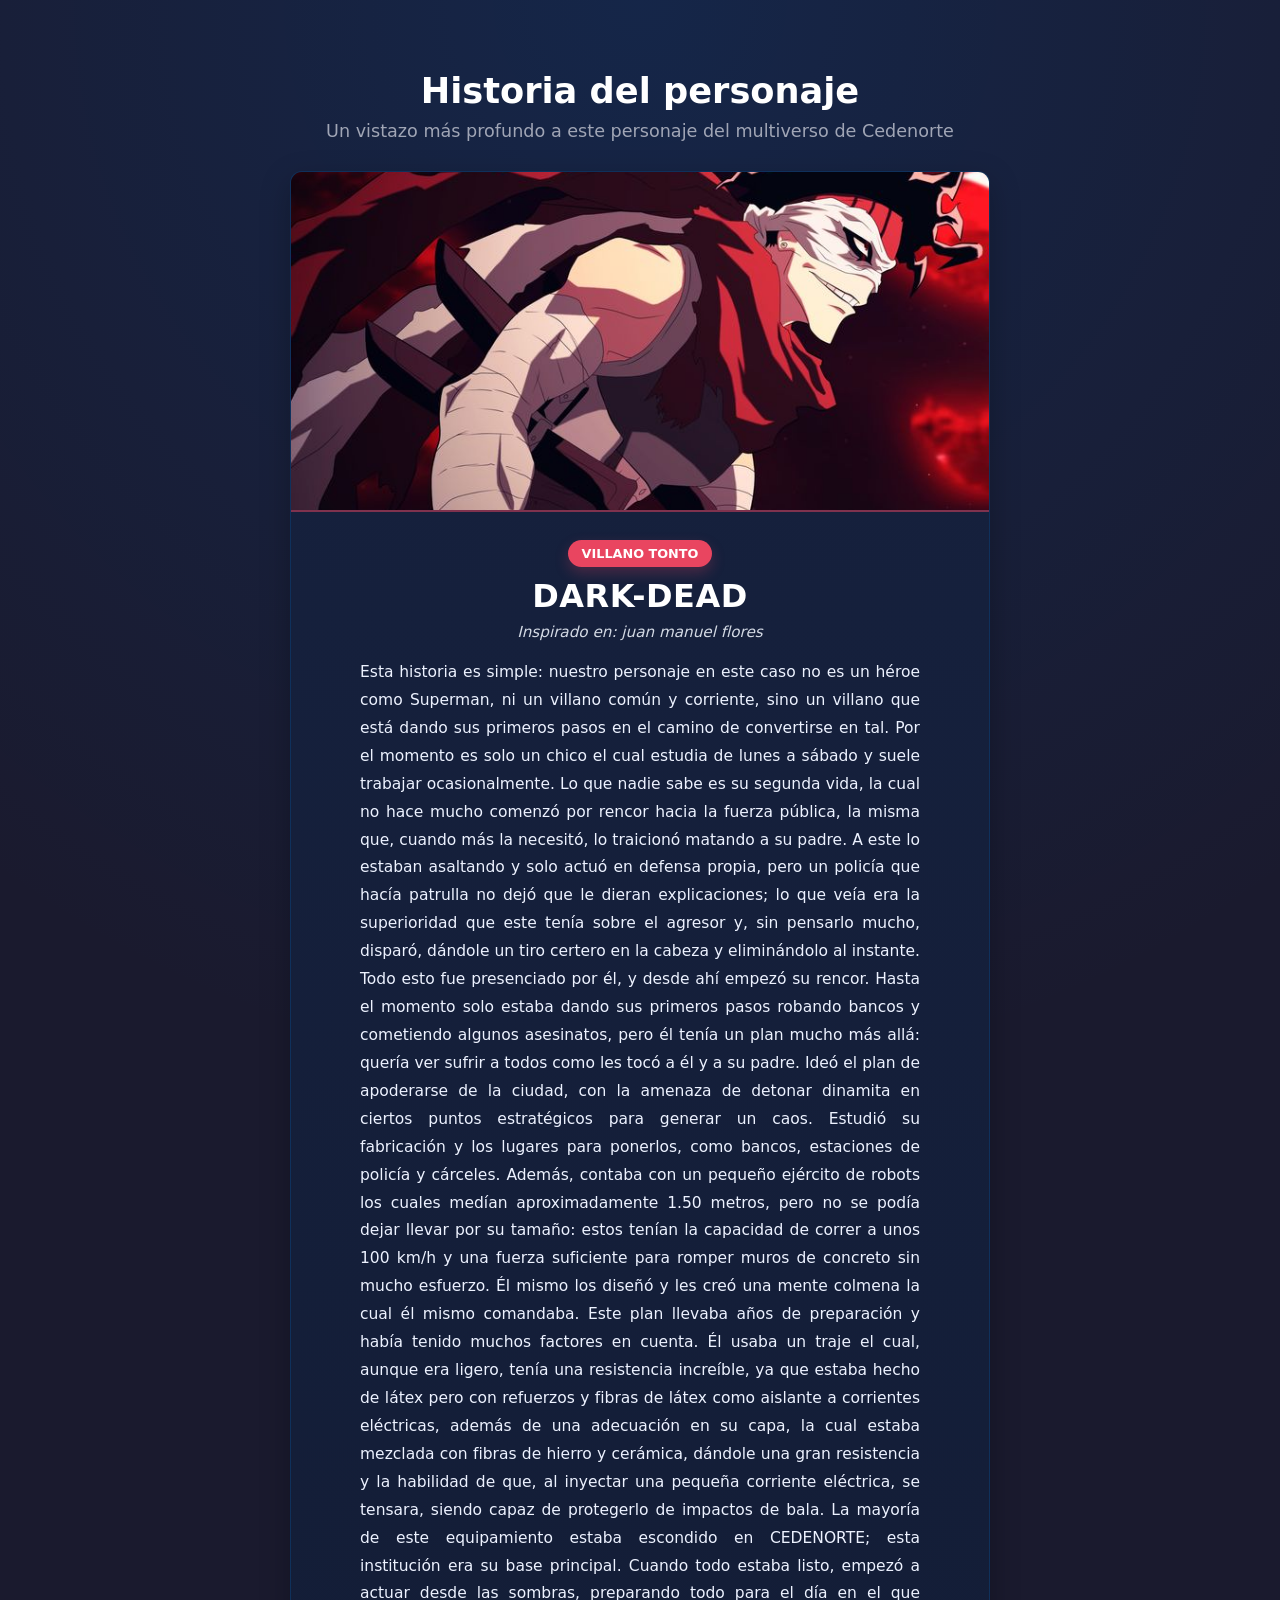
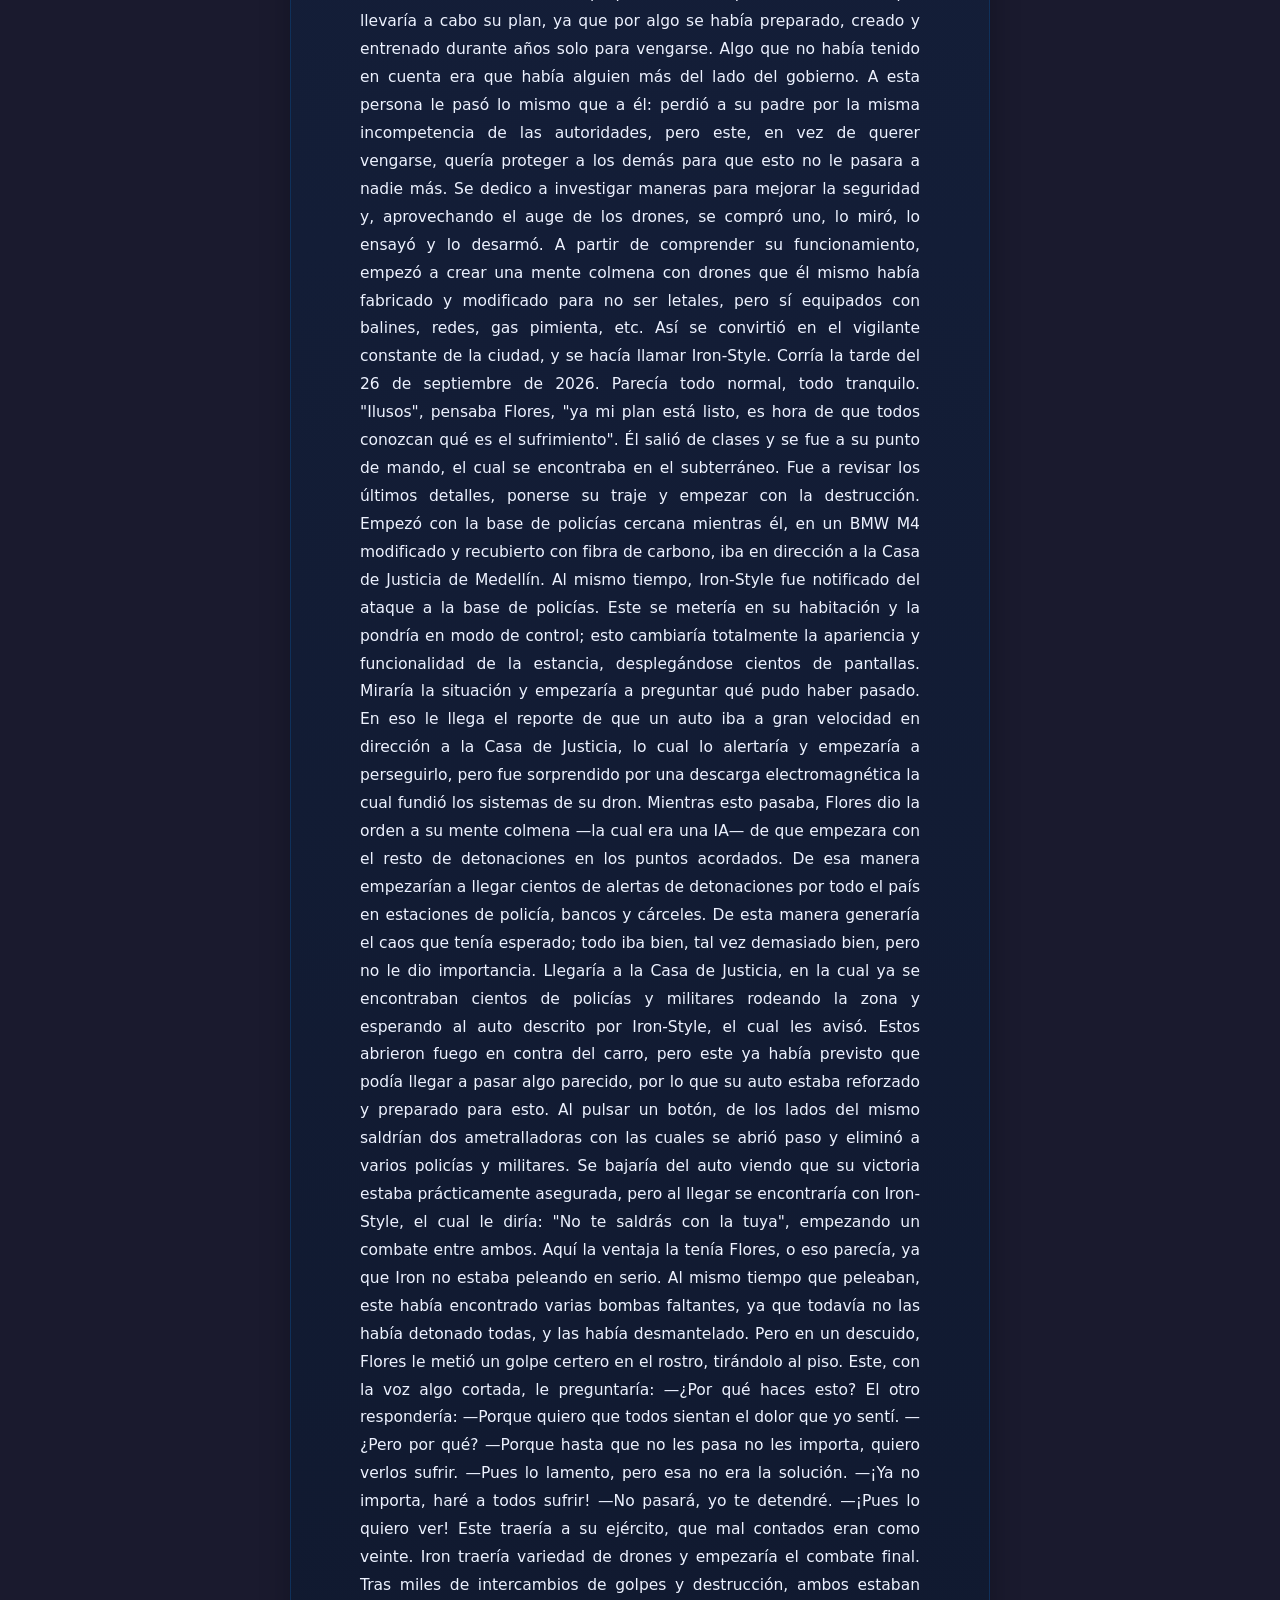
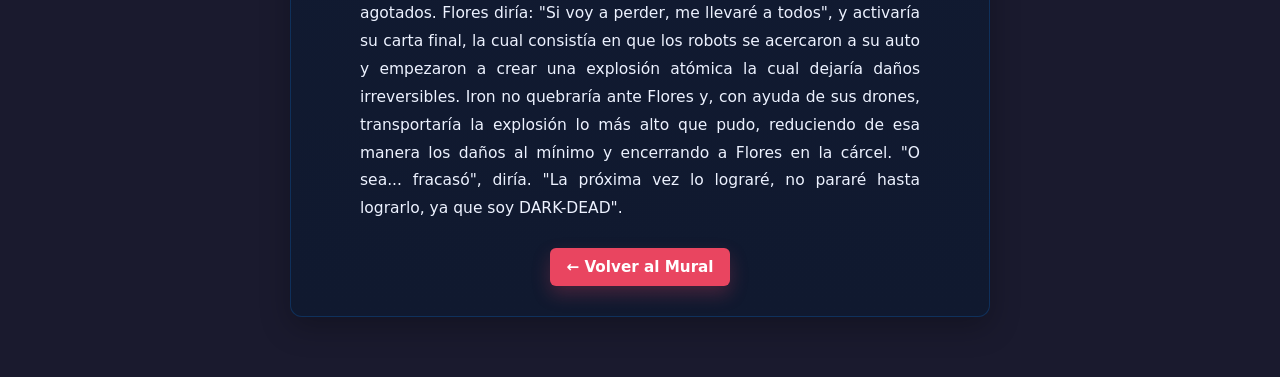
<file: Personajes/julian.html>
<!DOCTYPE html>
<html lang="es">
<head>
    <meta charset="UTF-8">
    <meta name="viewport" content="width=device-width, initial-scale=1.0">
    <title>Personaje Cedenorte</title>
    <link rel="stylesheet" href="../CSS/estilo.css">
</head>
<body class="body-personaje">

    <main class="page-personaje">
        <div class="header-mural">
            <h1>Historia del personaje</h1>
            <p>Un vistazo más profundo a este personaje del multiverso de Cedenorte</p>
        </div>

        <div class="card-personaje">
            <!-- 1. Cambia esta ruta por la foto del personaje -->
            <!-- Ejemplo: ./fotos/maria_gomez.jpg -->
            <img src="./fotos/julian.jpg" alt="Foto del personaje">

            <div class="content-personaje">
                <!-- 2. Cambia el rol del personaje -->
                <span class="tag-rol">villano tonto</span>

                <!-- 3. Cambia el nombre del personaje -->
                <h1>DARK-DEAD</h1>

                <!-- 4. Cambia la persona real que inspiró al personaje -->
                <span class="inspiracion-tag">Inspirado en: juan manuel flores</span>

                <!-- 5. Escribe la historia aquí -->
                <p class="historia-texto">
                    Esta historia es simple: nuestro personaje en este caso no es un héroe como Superman, ni un villano común y corriente, sino un villano que está dando sus primeros pasos en el camino de convertirse en tal.

Por el momento es solo un chico el cual estudia de lunes a sábado y suele trabajar ocasionalmente. Lo que nadie sabe es su segunda vida, la cual no hace mucho comenzó por rencor hacia la fuerza pública, la misma que, cuando más la necesitó, lo traicionó matando a su padre. A este lo estaban asaltando y solo actuó en defensa propia, pero un policía que hacía patrulla no dejó que le dieran explicaciones; lo que veía era la superioridad que este tenía sobre el agresor y, sin pensarlo mucho, disparó, dándole un tiro certero en la cabeza y eliminándolo al instante. Todo esto fue presenciado por él, y desde ahí empezó su rencor.

Hasta el momento solo estaba dando sus primeros pasos robando bancos y cometiendo algunos asesinatos, pero él tenía un plan mucho más allá: quería ver sufrir a todos como les tocó a él y a su padre. Ideó el plan de apoderarse de la ciudad, con la amenaza de detonar dinamita en ciertos puntos estratégicos para generar un caos. Estudió su fabricación y los lugares para ponerlos, como bancos, estaciones de policía y cárceles.

Además, contaba con un pequeño ejército de robots los cuales medían aproximadamente 1.50 metros, pero no se podía dejar llevar por su tamaño: estos tenían la capacidad de correr a unos 100 km/h y una fuerza suficiente para romper muros de concreto sin mucho esfuerzo. Él mismo los diseñó y les creó una mente colmena la cual él mismo comandaba. Este plan llevaba años de preparación y había tenido muchos factores en cuenta.

Él usaba un traje el cual, aunque era ligero, tenía una resistencia increíble, ya que estaba hecho de látex pero con refuerzos y fibras de látex como aislante a corrientes eléctricas, además de una adecuación en su capa, la cual estaba mezclada con fibras de hierro y cerámica, dándole una gran resistencia y la habilidad de que, al inyectar una pequeña corriente eléctrica, se tensara, siendo capaz de protegerlo de impactos de bala.

La mayoría de este equipamiento estaba escondido en CEDENORTE; esta institución era su base principal. Cuando todo estaba listo, empezó a actuar desde las sombras, preparando todo para el día en el que llevaría a cabo su plan, ya que por algo se había preparado, creado y entrenado durante años solo para vengarse.

Algo que no había tenido en cuenta era que había alguien más del lado del gobierno. A esta persona le pasó lo mismo que a él: perdió a su padre por la misma incompetencia de las autoridades, pero este, en vez de querer vengarse, quería proteger a los demás para que esto no le pasara a nadie más. Se dedico a investigar maneras para mejorar la seguridad y, aprovechando el auge de los drones, se compró uno, lo miró, lo ensayó y lo desarmó. A partir de comprender su funcionamiento, empezó a crear una mente colmena con drones que él mismo había fabricado y modificado para no ser letales, pero sí equipados con balines, redes, gas pimienta, etc. Así se convirtió en el vigilante constante de la ciudad, y se hacía llamar Iron-Style.

Corría la tarde del 26 de septiembre de 2026. Parecía todo normal, todo tranquilo. "Ilusos", pensaba Flores, "ya mi plan está listo, es hora de que todos conozcan qué es el sufrimiento".

Él salió de clases y se fue a su punto de mando, el cual se encontraba en el subterráneo. Fue a revisar los últimos detalles, ponerse su traje y empezar con la destrucción. Empezó con la base de policías cercana mientras él, en un BMW M4 modificado y recubierto con fibra de carbono, iba en dirección a la Casa de Justicia de Medellín.

Al mismo tiempo, Iron-Style fue notificado del ataque a la base de policías. Este se metería en su habitación y la pondría en modo de control; esto cambiaría totalmente la apariencia y funcionalidad de la estancia, desplegándose cientos de pantallas. Miraría la situación y empezaría a preguntar qué pudo haber pasado. En eso le llega el reporte de que un auto iba a gran velocidad en dirección a la Casa de Justicia, lo cual lo alertaría y empezaría a perseguirlo, pero fue sorprendido por una descarga electromagnética la cual fundió los sistemas de su dron.

Mientras esto pasaba, Flores dio la orden a su mente colmena —la cual era una IA— de que empezara con el resto de detonaciones en los puntos acordados. De esa manera empezarían a llegar cientos de alertas de detonaciones por todo el país en estaciones de policía, bancos y cárceles. De esta manera generaría el caos que tenía esperado; todo iba bien, tal vez demasiado bien, pero no le dio importancia.

Llegaría a la Casa de Justicia, en la cual ya se encontraban cientos de policías y militares rodeando la zona y esperando al auto descrito por Iron-Style, el cual les avisó. Estos abrieron fuego en contra del carro, pero este ya había previsto que podía llegar a pasar algo parecido, por lo que su auto estaba reforzado y preparado para esto. Al pulsar un botón, de los lados del mismo saldrían dos ametralladoras con las cuales se abrió paso y eliminó a varios policías y militares.

Se bajaría del auto viendo que su victoria estaba prácticamente asegurada, pero al llegar se encontraría con Iron-Style, el cual le diría: "No te saldrás con la tuya", empezando un combate entre ambos. Aquí la ventaja la tenía Flores, o eso parecía, ya que Iron no estaba peleando en serio. Al mismo tiempo que peleaban, este había encontrado varias bombas faltantes, ya que todavía no las había detonado todas, y las había desmantelado.

Pero en un descuido, Flores le metió un golpe certero en el rostro, tirándolo al piso. Este, con la voz algo cortada, le preguntaría:
—¿Por qué haces esto?
El otro respondería:
—Porque quiero que todos sientan el dolor que yo sentí.
—¿Pero por qué?
—Porque hasta que no les pasa no les importa, quiero verlos sufrir.
—Pues lo lamento, pero esa no era la solución.
—¡Ya no importa, haré a todos sufrir!
—No pasará, yo te detendré.
—¡Pues lo quiero ver!

Este traería a su ejército, que mal contados eran como veinte. Iron traería variedad de drones y empezaría el combate final. Tras miles de intercambios de golpes y destrucción, ambos estaban agotados. Flores diría: "Si voy a perder, me llevaré a todos", y activaría su carta final, la cual consistía en que los robots se acercaron a su auto y empezaron a crear una explosión atómica la cual dejaría daños irreversibles.

Iron no quebraría ante Flores y, con ayuda de sus drones, transportaría la explosión lo más alto que pudo, reduciendo de esa manera los daños al mínimo y encerrando a Flores en la cárcel.

"O sea... fracasó", diría. "La próxima vez lo lograré, no pararé hasta lograrlo, ya que soy DARK-DEAD".
 

                </p>

                <a href="../index.html" class="btn-volver">← Volver al Mural</a>
            </div>
        </div>
    </main>

</body>
</html>
</file>
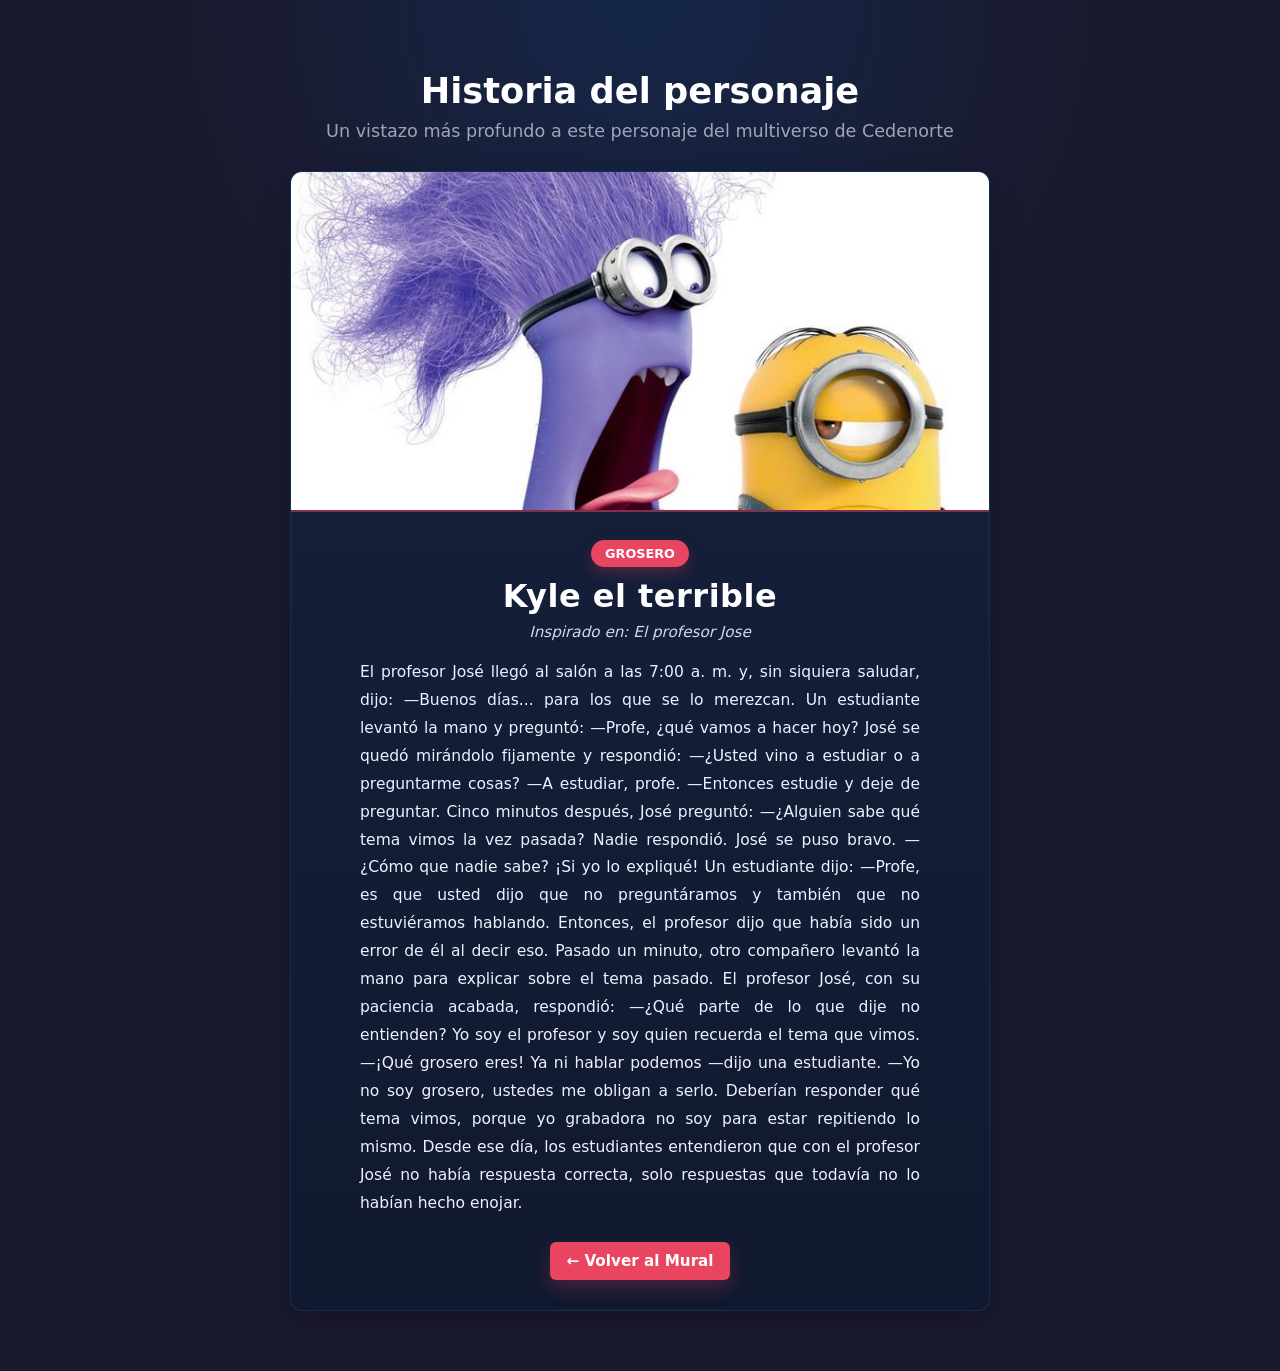
<file: Personajes/KATE.html>
<!DOCTYPE html>
<html lang="es">
<head>
    <meta charset="UTF-8">
    <meta name="viewport" content="width=device-width, initial-scale=1.0">
    <title>Personaje Cedenorte</title>
    <link rel="stylesheet" href="../CSS/estilo.css">
</head>
<body class="body-personaje">

    <main class="page-personaje">
        <div class="header-mural">
            <h1>Historia del personaje</h1>
            <p>Un vistazo más profundo a este personaje del multiverso de Cedenorte</p>
        </div>

        <div class="card-personaje">
            <!-- 1. Cambia esta ruta por la foto del personaje -->
            <!-- Ejemplo: ./fotos/maria_gomez.jpg -->
            <img src="./fotos/kyle.jfif" alt="Foto del personaje">

            <div class="content-personaje">
                <!-- 2. Cambia el rol del personaje -->
                <span class="tag-rol">Grosero</span>

                <!-- 3. Cambia el nombre del personaje -->
                <h1>Kyle el terrible</h1>

                <!-- 4. Cambia la persona real que inspiró al personaje -->
                <span class="inspiracion-tag">Inspirado en: El profesor Jose</span>

                <!-- 5. Escribe la historia aquí -->
                <p class="historia-texto">
El profesor José llegó al salón a las 7:00 a. m. y, sin siquiera saludar, dijo:

—Buenos días... para los que se lo merezcan.

Un estudiante levantó la mano y preguntó:

—Profe, ¿qué vamos a hacer hoy?

José se quedó mirándolo fijamente y respondió:

—¿Usted vino a estudiar o a preguntarme cosas?

—A estudiar, profe.

—Entonces estudie y deje de preguntar.

Cinco minutos después, José preguntó:

—¿Alguien sabe qué tema vimos la vez pasada?

Nadie respondió.

José se puso bravo.

—¿Cómo que nadie sabe? ¡Si yo lo expliqué!

Un estudiante dijo:

—Profe, es que usted dijo que no preguntáramos y también que no estuviéramos hablando.

Entonces, el profesor dijo que había sido un error de él al decir eso.

Pasado un minuto, otro compañero levantó la mano para explicar sobre el tema pasado.

El profesor José, con su paciencia acabada, respondió:

—¿Qué parte de lo que dije no entienden? Yo soy el profesor y soy quien recuerda el tema que vimos.

—¡Qué grosero eres! Ya ni hablar podemos —dijo una estudiante.

—Yo no soy grosero, ustedes me obligan a serlo. Deberían responder qué tema vimos, porque yo grabadora no soy para estar repitiendo lo mismo.

Desde ese día, los estudiantes entendieron que con el profesor José no había respuesta correcta, solo respuestas que todavía no lo habían hecho enojar.

                </p>

                <a href="../index.html" class="btn-volver">← Volver al Mural</a>
            </div>
        </div>
    </main>

</body>
</html>
</file>
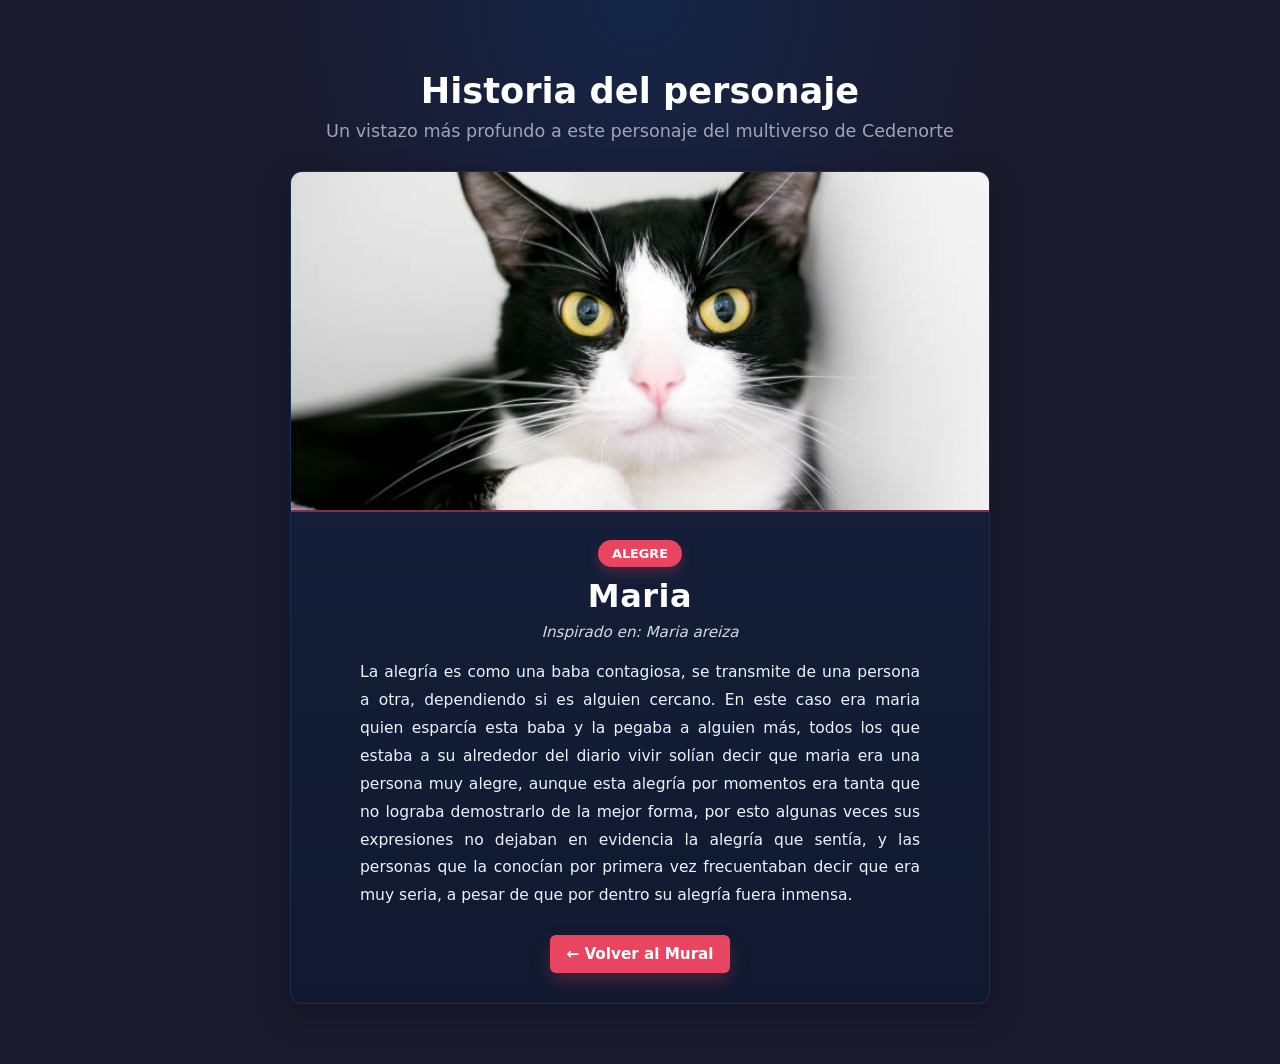
<file: Personajes/maria_areiza.html>
<!DOCTYPE html>
<html lang="es">
<head>
    <meta charset="UTF-8">
    <meta name="viewport" content="width=device-width, initial-scale=1.0">
    <title>Personaje Cedenorte</title>
    <link rel="stylesheet" href="../CSS/estilo.css">
</head>
<body class="body-personaje">

    <main class="page-personaje">
        <div class="header-mural">
            <h1>Historia del personaje</h1>
            <p>Un vistazo más profundo a este personaje del multiverso de Cedenorte</p>
        </div>

        <div class="card-personaje">
            <!-- 1. Cambia esta ruta por la foto del personaje -->
            <!-- Ejemplo: ./fotos/maria_gomez.jpg -->
            <img src="./fotos/maria.jpg" alt="Foto del personaje">

            <div class="content-personaje">
                <!-- 2. Cambia el rol del personaje -->
                <span class="tag-rol">Alegre</span>

                <!-- 3. Cambia el nombre del personaje -->
                <h1>Maria</h1>

                <!-- 4. Cambia la persona real que inspiró al personaje -->
                <span class="inspiracion-tag">Inspirado en: Maria areiza</span>

                <!-- 5. Escribe la historia aquí -->
                <p class="historia-texto">
                    La alegría es como una baba contagiosa, se transmite de una persona a otra, dependiendo si es alguien cercano. En este caso era maria quien esparcía esta baba y la pegaba a alguien más, todos los que estaba a su alrededor del diario vivir solían decir que maria era una persona muy alegre, aunque esta alegría por momentos era tanta que no lograba demostrarlo de la mejor forma, por esto algunas veces sus expresiones no dejaban en evidencia la alegría que sentía, y las personas que la conocían por primera vez frecuentaban decir que era muy seria, a pesar de que por dentro su alegría fuera inmensa.
                </p>

                <a href="../index.html" class="btn-volver">← Volver al Mural</a>
            </div>
        </div>
    </main>

</body>
</html>
</file>
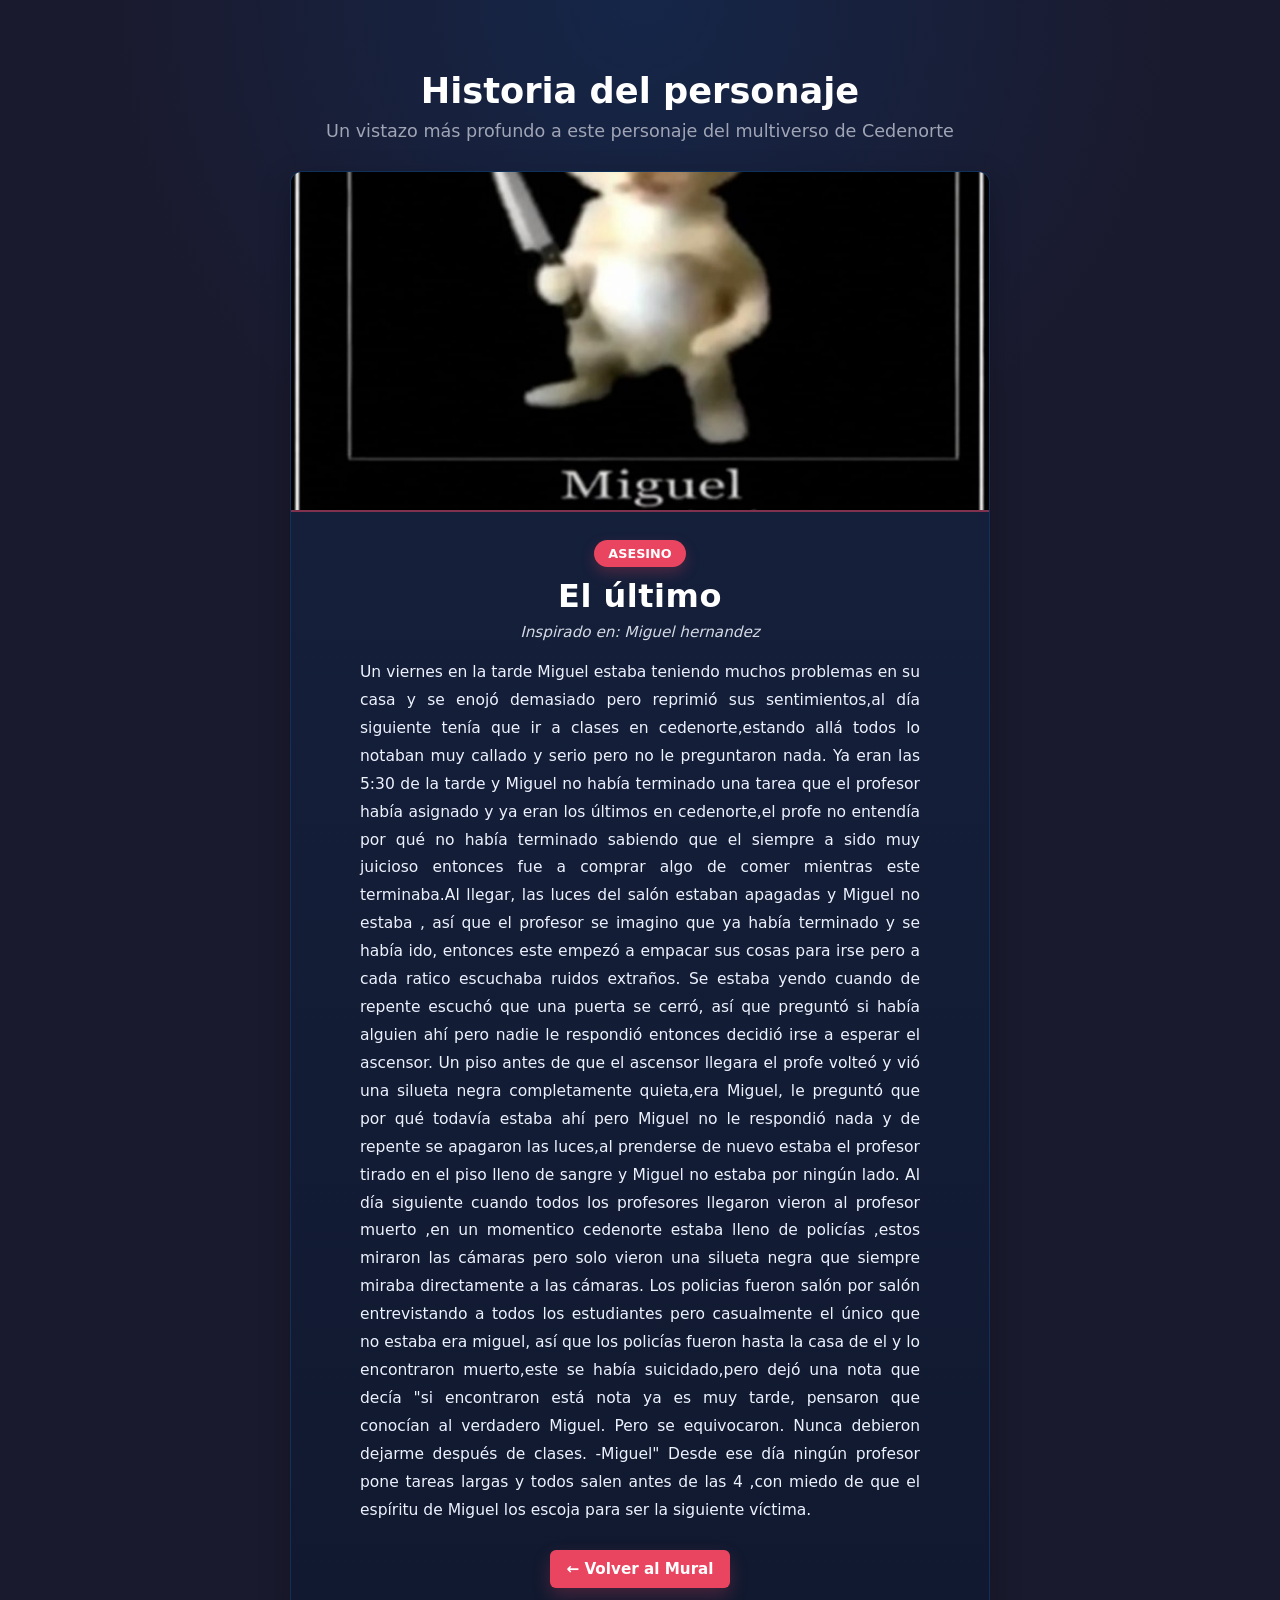
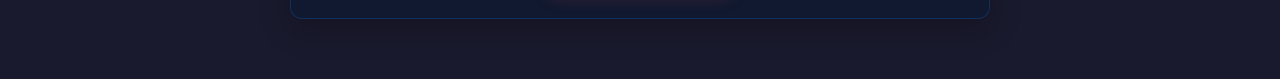
<file: Personajes/Samuel.html>
<!DOCTYPE html>
<html lang="es">
<head>
    <meta charset="UTF-8">
    <meta name="viewport" content="width=device-width, initial-scale=1.0">
    <title>Personaje Cedenorte</title>
    <link rel="stylesheet" href="../CSS/estilo.css">
</head>
<body class="body-personaje">

    <main class="page-personaje">
        <div class="header-mural">
            <h1>Historia del personaje</h1>
            <p>Un vistazo más profundo a este personaje del multiverso de Cedenorte</p>
        </div>

        <div class="card-personaje">
            <!-- 1. Cambia esta ruta por la foto del personaje -->
            <!-- Ejemplo: ./fotos/maria_gomez.jpg -->
            <img src="./fotos/PanaMiguel.jpeg" alt="Foto del personaje">

            <div class="content-personaje">
                <!-- 2. Cambia el rol del personaje -->
                <span class="tag-rol">Asesino</span>

                <!-- 3. Cambia el nombre del personaje -->
                <h1>El último</h1>

                <!-- 4. Cambia la persona real que inspiró al personaje -->
                <span class="inspiracion-tag">Inspirado en: Miguel hernandez</span>

                <!-- 5. Escribe la historia aquí -->
                <p class="historia-texto">
                    Un viernes en la tarde Miguel estaba teniendo muchos problemas en su casa y se enojó demasiado pero reprimió sus sentimientos,al día siguiente tenía que ir a clases en cedenorte,estando allá todos lo notaban muy callado y serio pero no le preguntaron nada. Ya eran las 5:30 de la tarde y Miguel no había terminado una tarea que el profesor había asignado y ya eran los últimos en cedenorte,el profe no entendía por qué no había terminado sabiendo que el siempre a sido muy juicioso entonces fue a comprar algo de comer mientras este terminaba.Al llegar, las luces del salón estaban apagadas y Miguel no estaba , así que el profesor se imagino que ya había terminado y se había ido, entonces este empezó a empacar sus cosas para irse pero a cada ratico escuchaba ruidos extraños. Se estaba yendo cuando de repente escuchó que una puerta se cerró, así que preguntó si había alguien ahí pero nadie le respondió entonces decidió irse a esperar el ascensor. Un piso antes de que el ascensor llegara el profe volteó y vió una silueta negra completamente quieta,era Miguel, le preguntó que por qué todavía estaba ahí pero Miguel no le respondió nada y de repente se apagaron las luces,al prenderse de nuevo estaba el profesor tirado en el piso lleno de sangre y Miguel no estaba por ningún lado.
Al día siguiente cuando todos los profesores llegaron vieron al profesor muerto ,en un momentico cedenorte estaba lleno de policías ,estos miraron las cámaras pero solo vieron una silueta negra que siempre miraba directamente a las cámaras. Los policias fueron salón por salón entrevistando a todos los estudiantes pero casualmente el único que no estaba era miguel, así que los policías fueron hasta la casa de el y lo encontraron muerto,este se había suicidado,pero dejó una nota que decía "si encontraron está nota ya es muy tarde, pensaron que conocían al verdadero Miguel. Pero se equivocaron.
Nunca debieron dejarme después de clases.
-Miguel"

Desde ese día ningún profesor pone tareas largas y todos salen antes de las 4 ,con miedo de que el espíritu de Miguel los escoja para ser la siguiente víctima.
                </p>

                <a href="../index.html" class="btn-volver">← Volver al Mural</a>
            </div>
        </div>
    </main>

</body>
</html>
</file>
<file: CSS/estilo.css>
:root {
    --primary-color: #0056b3;
    --secondary-color: #0f3460;
    --accent-color: #e94560;
    --bg-dark: #1a1a2e;
    --bg-light: #f0f2f5;
    --card-bg: #ffffff;
    --text-dark: #333333;
    --text-muted: #666666;
    --border-radius: 12px;
    --transition-speed: 0.3s ease;
}

* { box-sizing: border-box; margin: 0; padding: 0; }

body {
    font-family: 'Segoe UI', system-ui, -apple-system, sans-serif;
    background-color: var(--bg-dark);
    color: #ffffff;
    min-height: 100vh;
    padding: 20px;
}

/* --- MURAL PRINCIPAL --- */
.header-mural { text-align: center; padding: 30px 20px 10px; max-width: 800px; margin: 0 auto; }
.header-mural h1 { font-size: 2.2rem; color: #ffffff; margin-bottom: 10px; }
.header-mural p { color: #a0a5b5; font-size: 1.1rem; }

.grid-mural {
    display: grid;
    grid-template-columns: repeat(auto-fill, minmax(280px, 1fr));
    gap: 25px;
    max-width: 1200px;
    margin: 30px auto;
    padding: 0 10px;
}

.card-preview {
    background: #16213e;
    border: 1px solid var(--secondary-color);
    border-radius: var(--border-radius);
    overflow: hidden;
    box-shadow: 0 8px 20px rgba(0, 0, 0, 0.3);
    transition: transform var(--transition-speed), box-shadow var(--transition-speed);
    display: flex;
    flex-direction: column;
}

.card-preview:hover {
    transform: translateY(-5px);
    box-shadow: 0 12px 25px rgba(233, 69, 96, 0.2);
    border-color: var(--accent-color);
}

.card-preview img { width: 100%; height: 200px; object-fit: cover; }
.card-preview-body { padding: 20px; display: flex; flex-direction: column; flex-grow: 1; }
.card-preview-body h2 { font-size: 1.3rem; color: #ffffff; margin-bottom: 5px; }
.card-preview-body .inspiracion-preview { color: #e94560; font-weight: bold; font-size: 0.85rem; margin-bottom: 10px; }
.card-preview-body p { color: #b0b5c0; font-size: 0.9rem; line-height: 1.4; margin-bottom: 15px; flex-grow: 1; }

.btn-ver {
    display: block; text-align: center; background-color: var(--accent-color);
    color: #ffffff; text-decoration: none; padding: 10px 15px;
    border-radius: 6px; font-weight: bold; transition: background-color var(--transition-speed);
}
.btn-ver:hover { background-color: #c73850; }

/* --- TARJETA DE PERSONAJE INDIVIDUAL --- */
.page-personaje {
    max-width: 900px;
    margin: 0 auto;
    padding: 20px 15px 40px;
}

.body-personaje {
    background:
        radial-gradient(circle at top, rgba(0, 86, 179, 0.2), transparent 30%),
        var(--bg-dark);
    color: #ffffff;
    display: block;
    min-height: 100vh;
}

.card-personaje {
    background: linear-gradient(180deg, #16213e 0%, #10192f 100%);
    border-radius: var(--border-radius);
    box-shadow: 0 10px 30px rgba(0, 0, 0, 0.25);
    max-width: 700px;
    width: 100%;
    overflow: hidden;
    border: 1px solid rgba(15, 52, 96, 0.9);
    margin: 20px auto 0;
    transition: transform var(--transition-speed), box-shadow var(--transition-speed);
}

.card-personaje:hover {
    transform: translateY(-3px);
    box-shadow: 0 14px 28px rgba(233, 69, 96, 0.12);
}

.card-personaje img {
    width: 100%;
    height: 340px;
    object-fit: cover;
    display: block;
    border-bottom: 2px solid rgba(233, 69, 96, 0.5);
}

.content-personaje {
    padding: 28px 25px 30px;
    text-align: center;
}

.content-personaje h1 {
    color: #ffffff;
    font-size: 2rem;
    margin-bottom: 8px;
    letter-spacing: 0.5px;
}

.tag-rol {
    background-color: #e94560;
    color: #ffffff;
    padding: 6px 14px;
    border-radius: 15px;
    font-weight: bold;
    font-size: 0.8rem;
    display: inline-block;
    margin-bottom: 10px;
    text-transform: uppercase;
    box-shadow: 0 6px 14px rgba(233, 69, 96, 0.25);
}

.inspiracion-tag {
    color: #d3d9e4;
    font-size: 0.95rem;
    font-style: italic;
    margin-bottom: 18px;
    display: block;
}

.historia-texto {
    color: #edf2ff;
    line-height: 1.8;
    font-size: 0.97rem;
    text-align: justify;
    margin-bottom: 25px;
    max-width: 560px;
    margin-left: auto;
    margin-right: auto;
}

.btn-volver {
    display: inline-block;
    background-color: var(--accent-color);
    color: #ffffff;
    text-decoration: none;
    font-weight: bold;
    font-size: 0.95rem;
    border-radius: 6px;
    padding: 10px 16px;
    transition: background-color var(--transition-speed), transform var(--transition-speed);
    box-shadow: 0 8px 18px rgba(233, 69, 96, 0.25);
}

.btn-volver:hover {
    background-color: #c73850;
    text-decoration: none;
    transform: translateY(-1px);
}
</file>
